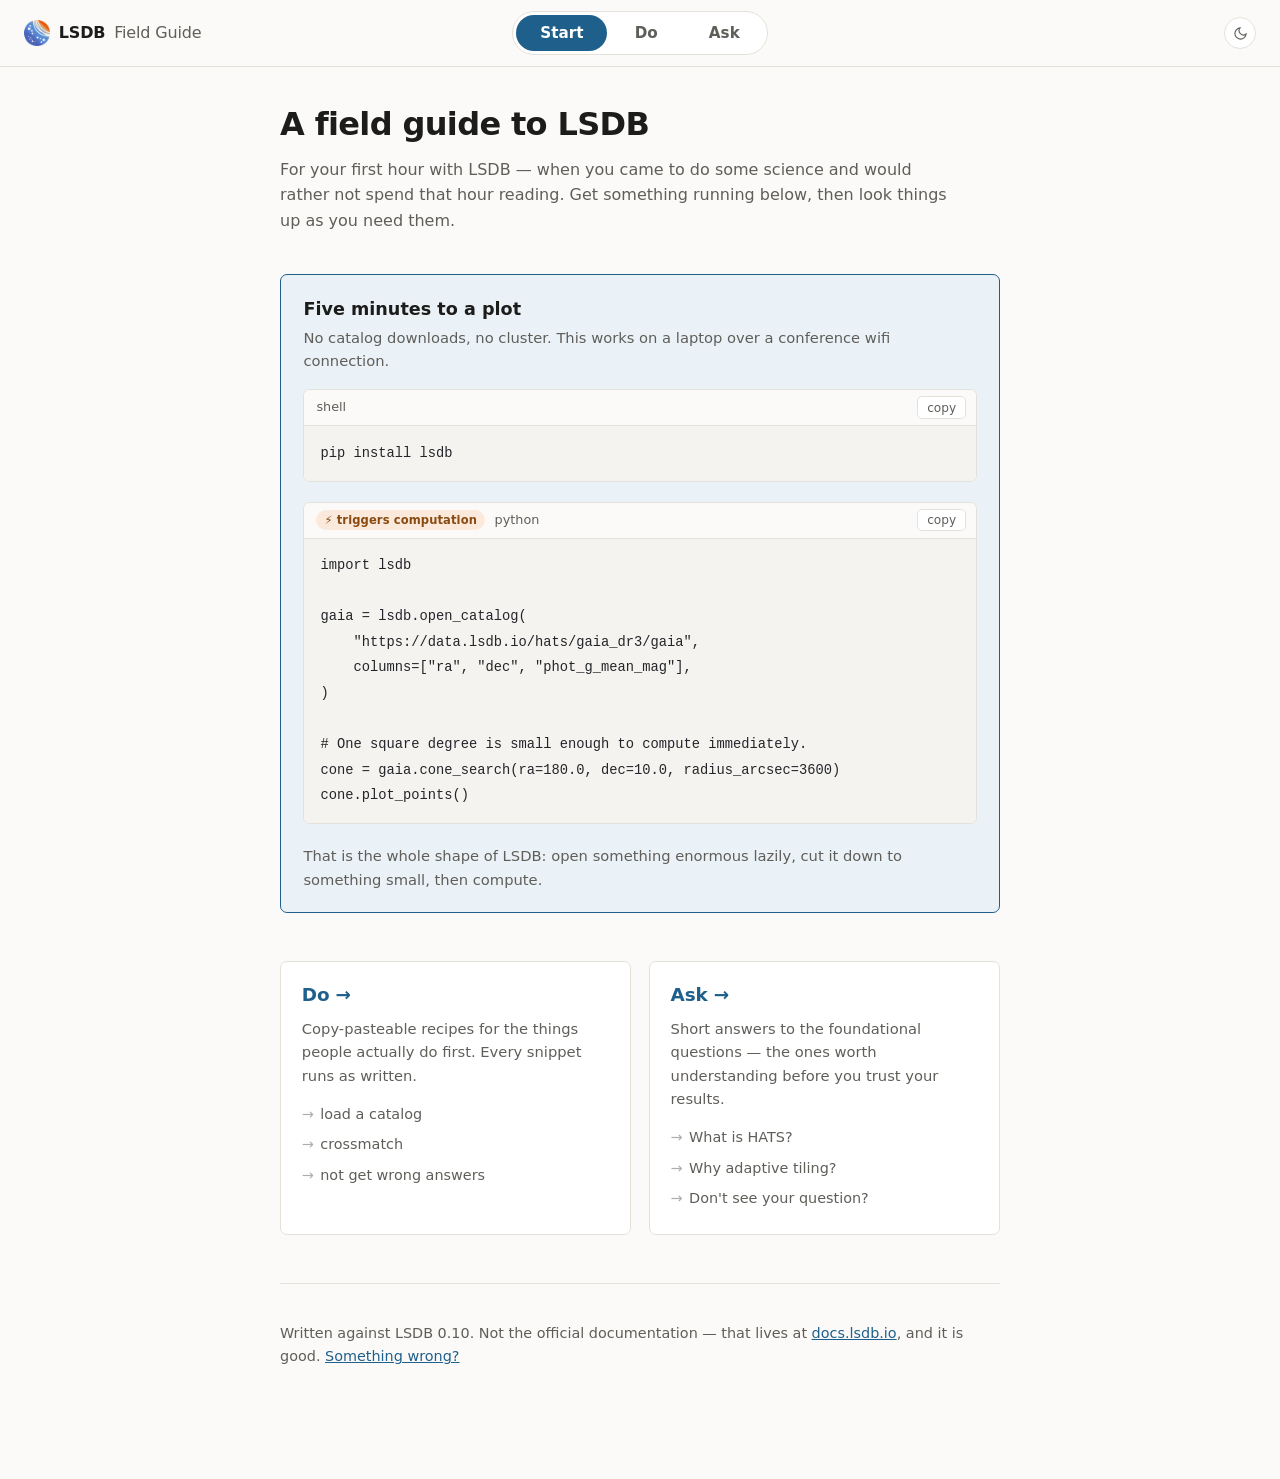
<file: index.html>
<!doctype html>
<html lang="en">
<head>
<meta charset="utf-8">
<meta name="viewport" content="width=device-width, initial-scale=1">
<title>LSDB Field Guide</title>
<meta name="description" content="A quick reference for your first hour with LSDB: get something running, then look up what you need.">
<link rel="icon" href="assets/img/favicon-32.png" sizes="32x32">
<link rel="apple-touch-icon" href="assets/img/apple-touch-icon.png">
<link rel="stylesheet" href="assets/style.css">
<script>
  // Applied before first paint so an explicit theme choice never flashes.
  try { var t = localStorage.getItem("theme"); if (t) document.documentElement.dataset.theme = t; } catch (e) {}
</script>
</head>
<body>

<header class="topbar">
  <a class="topbar__brand" href="index.html">
    <img src="assets/img/lsdb-logo.webp" alt="" width="26" height="26">
    LSDB <span>Field Guide</span>
  </a>
  <nav class="topbar__nav">
    <a href="index.html" aria-current="page">Start</a>
    <a href="do.html">Do</a>
    <a href="ask.html">Ask</a>
  </nav>
  <div class="topbar__actions">
    <button class="themetoggle" type="button" aria-label="Switch between light and dark" title="Switch between light and dark">
      <svg class="moon" viewBox="0 0 24 24" aria-hidden="true"><path d="M21 12.8A9 9 0 1 1 11.2 3a7 7 0 0 0 9.8 9.8z"/></svg>
      <svg class="sun" viewBox="0 0 24 24" aria-hidden="true"><circle cx="12" cy="12" r="4.2"/><path d="M12 2v2M12 20v2M2 12h2M20 12h2M4.9 4.9l1.4 1.4M17.7 17.7l1.4 1.4M19.1 4.9l-1.4 1.4M6.3 17.7l-1.4 1.4"/></svg>
    </button>
  </div>
</header>

<div class="shell shell--solo">
  <main class="content">

    <div class="pagehead">
      <h1>A field guide to LSDB</h1>
      <p>For your first hour with LSDB &mdash; when you came to do some science and would
         rather not spend that hour reading. Get something running below, then look things
         up as you need them.</p>
    </div>

    <section class="starter" id="five-minutes">
      <h2>Five minutes to a plot</h2>
      <p>No catalog downloads, no cluster. This works on a laptop over a conference wifi connection.</p>

      <div class="snippet" data-setup="none" data-verify="skip" data-skip-reason="installs packages">
        <div class="snippet__bar"><span class="snippet__label">shell</span></div>
        <pre><code>pip install lsdb</code></pre>
      </div>

      <div class="snippet" data-setup="none" data-verify="run">
        <div class="snippet__bar">
          <span class="badge badge--hot">&#9889; triggers computation</span>
          <span class="snippet__label">python</span>
        </div>
        <pre><code>import lsdb

gaia = lsdb.open_catalog(
    "https://data.lsdb.io/hats/gaia_dr3/gaia",
    columns=["ra", "dec", "phot_g_mean_mag"],
)

# One square degree is small enough to compute immediately.
cone = gaia.cone_search(ra=180.0, dec=10.0, radius_arcsec=3600)
cone.plot_points()</code></pre>
      </div>

      <p style="margin-bottom:0">That is the whole shape of LSDB: open something enormous lazily,
         cut it down to something small, then compute.</p>
    </section>

    <div class="doors">
      <div class="door">
        <h2><a href="do.html">Do &rarr;</a></h2>
        <p>Copy-pasteable recipes for the things people actually do first. Every snippet runs
           as written.</p>
        <ul>
          <li><a href="do.html#load-a-catalog">load a catalog</a></li>
          <li><a href="do.html#crossmatch">crossmatch</a></li>
          <li><a href="do.html#crossmatch-margins">not get wrong answers</a></li>
        </ul>
      </div>
      <div class="door">
        <h2><a href="ask.html">Ask &rarr;</a></h2>
        <p>Short answers to the foundational questions &mdash; the ones worth understanding
           before you trust your results.</p>
        <ul>
          <li><a href="ask.html#what-is-hats">What is HATS?</a></li>
          <li><a href="ask.html#hats-adaptive">Why adaptive tiling?</a></li>
          <li><a href="ask.html#more-help">Don't see your question?</a></li>
        </ul>
      </div>
    </div>

    <footer class="footer">
      <p>Written against LSDB 0.10. Not the official documentation &mdash; that lives at
         <a href="https://docs.lsdb.io">docs.lsdb.io</a>, and it is good.
         <a href="https://github.com/olivialynn/lsdb-field-guide/issues">Something wrong?</a></p>
    </footer>

  </main>
</div>

<script src="assets/site.js"></script>
</body>
</html>
</file>
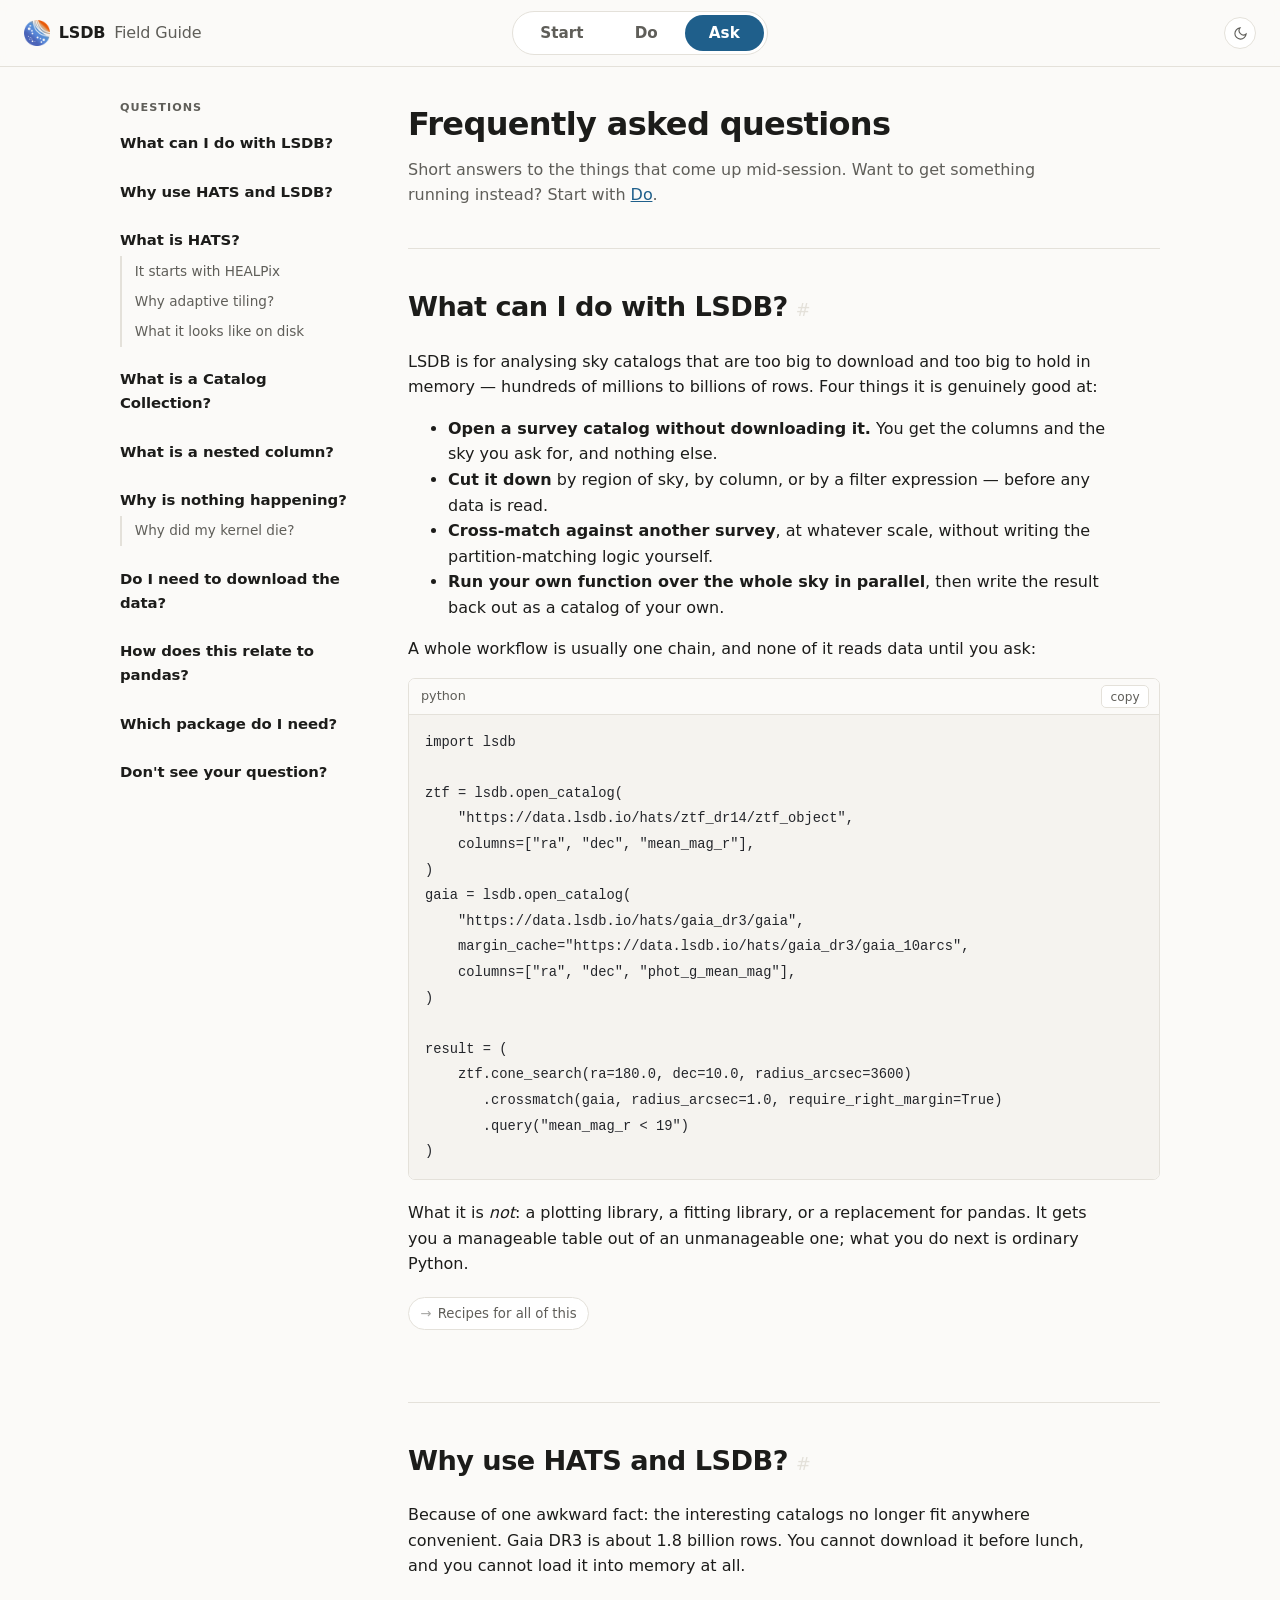
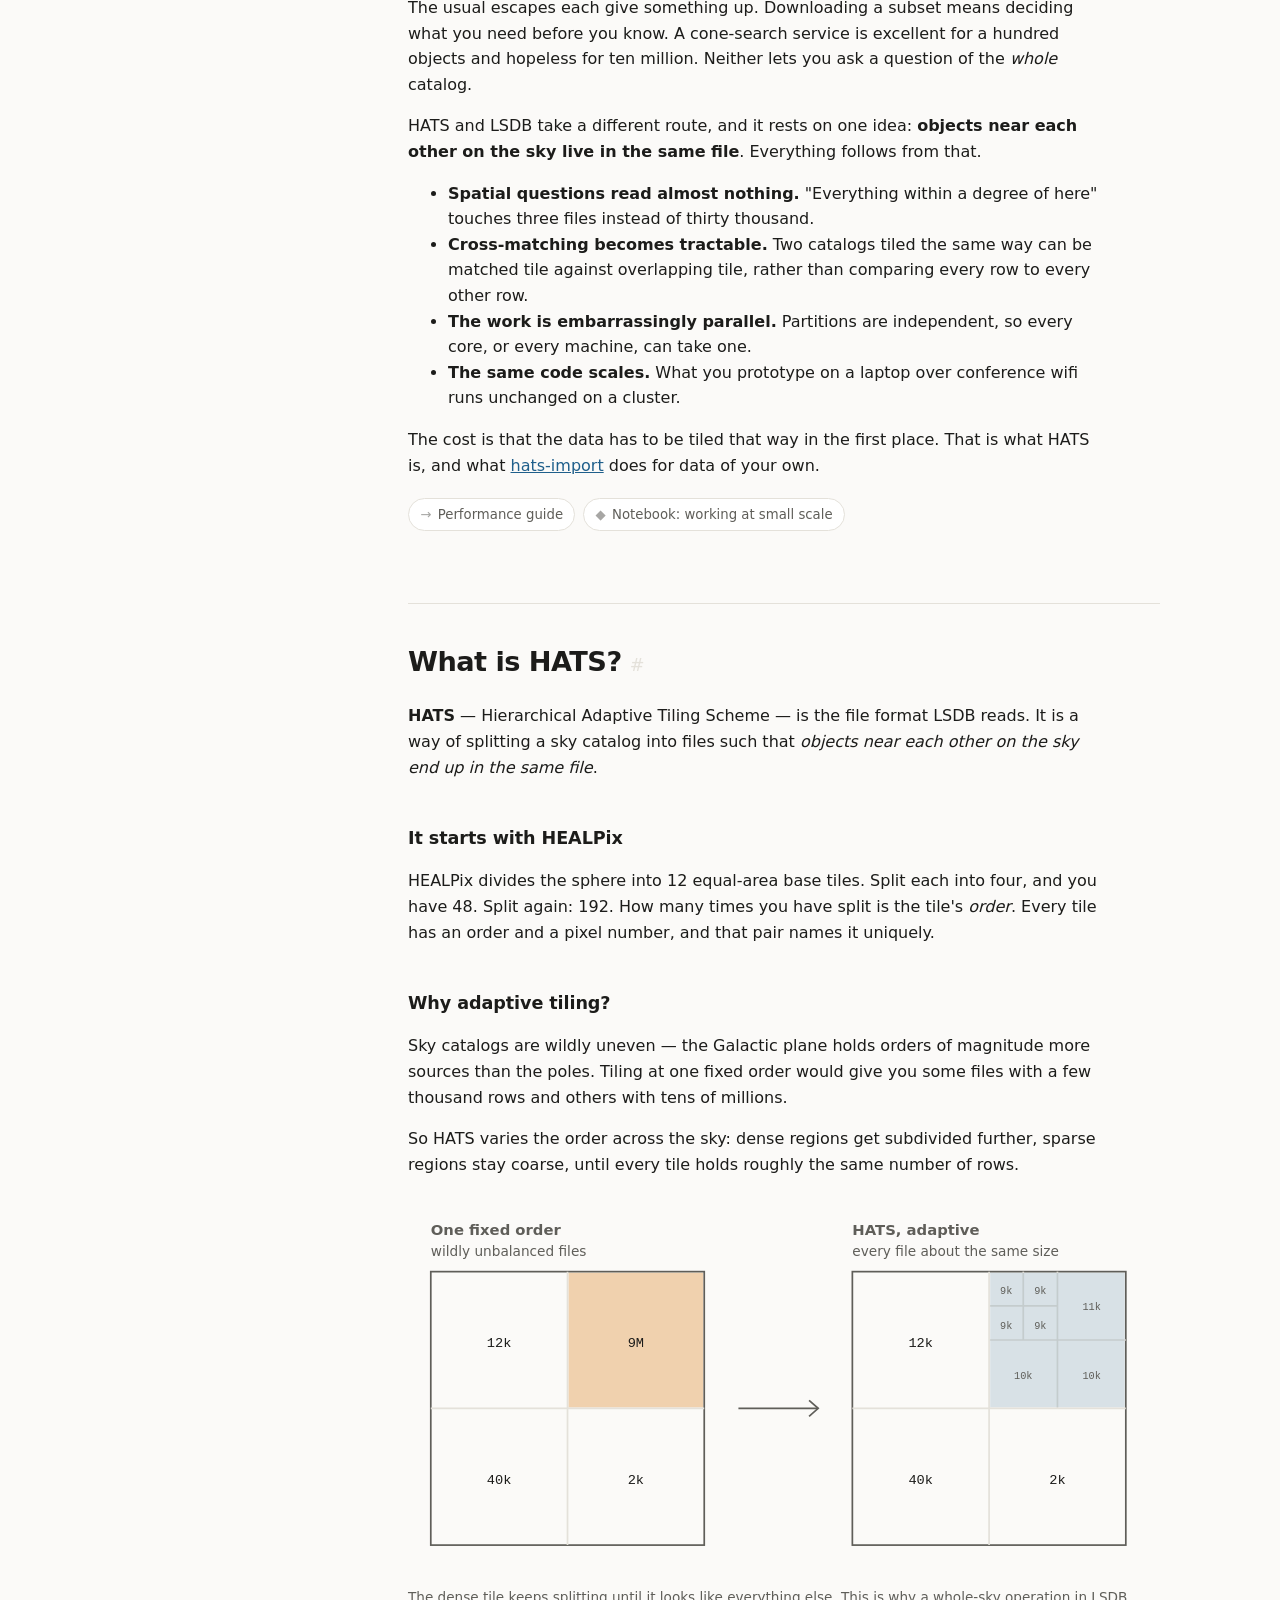
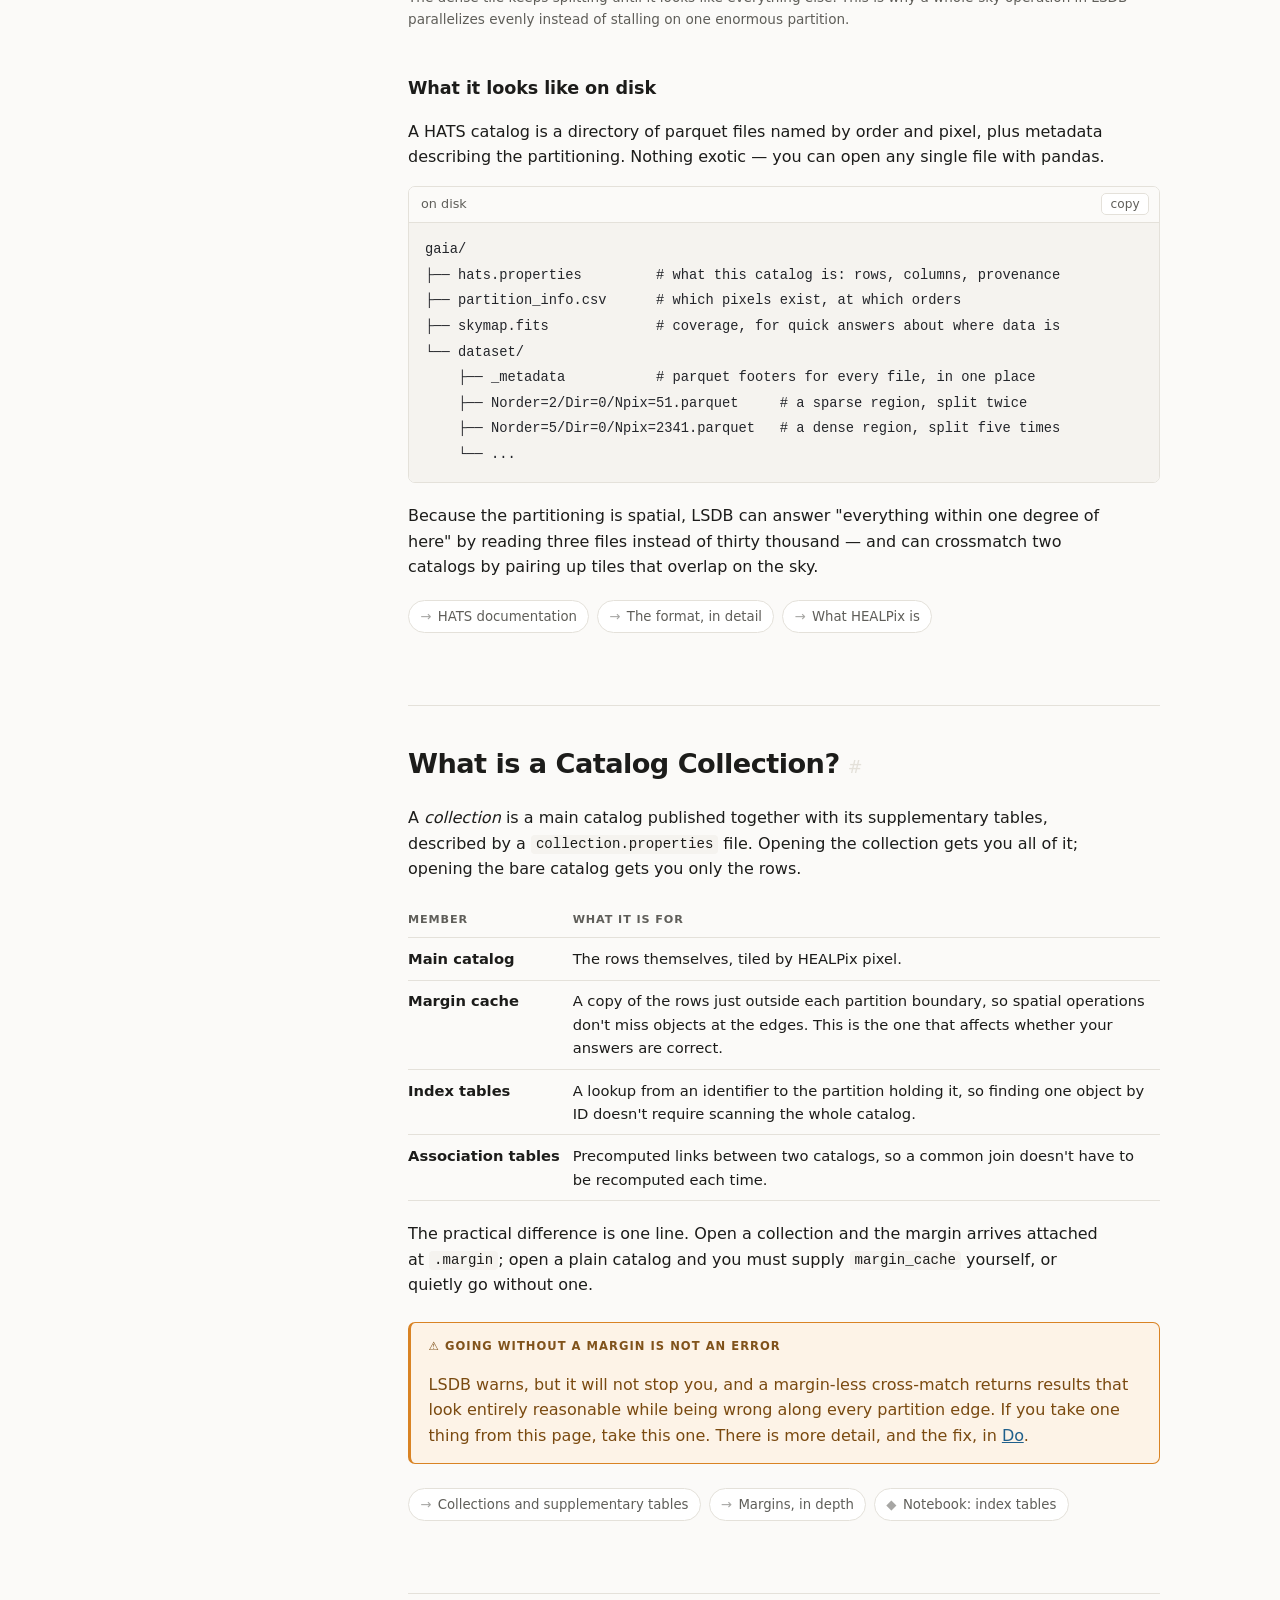
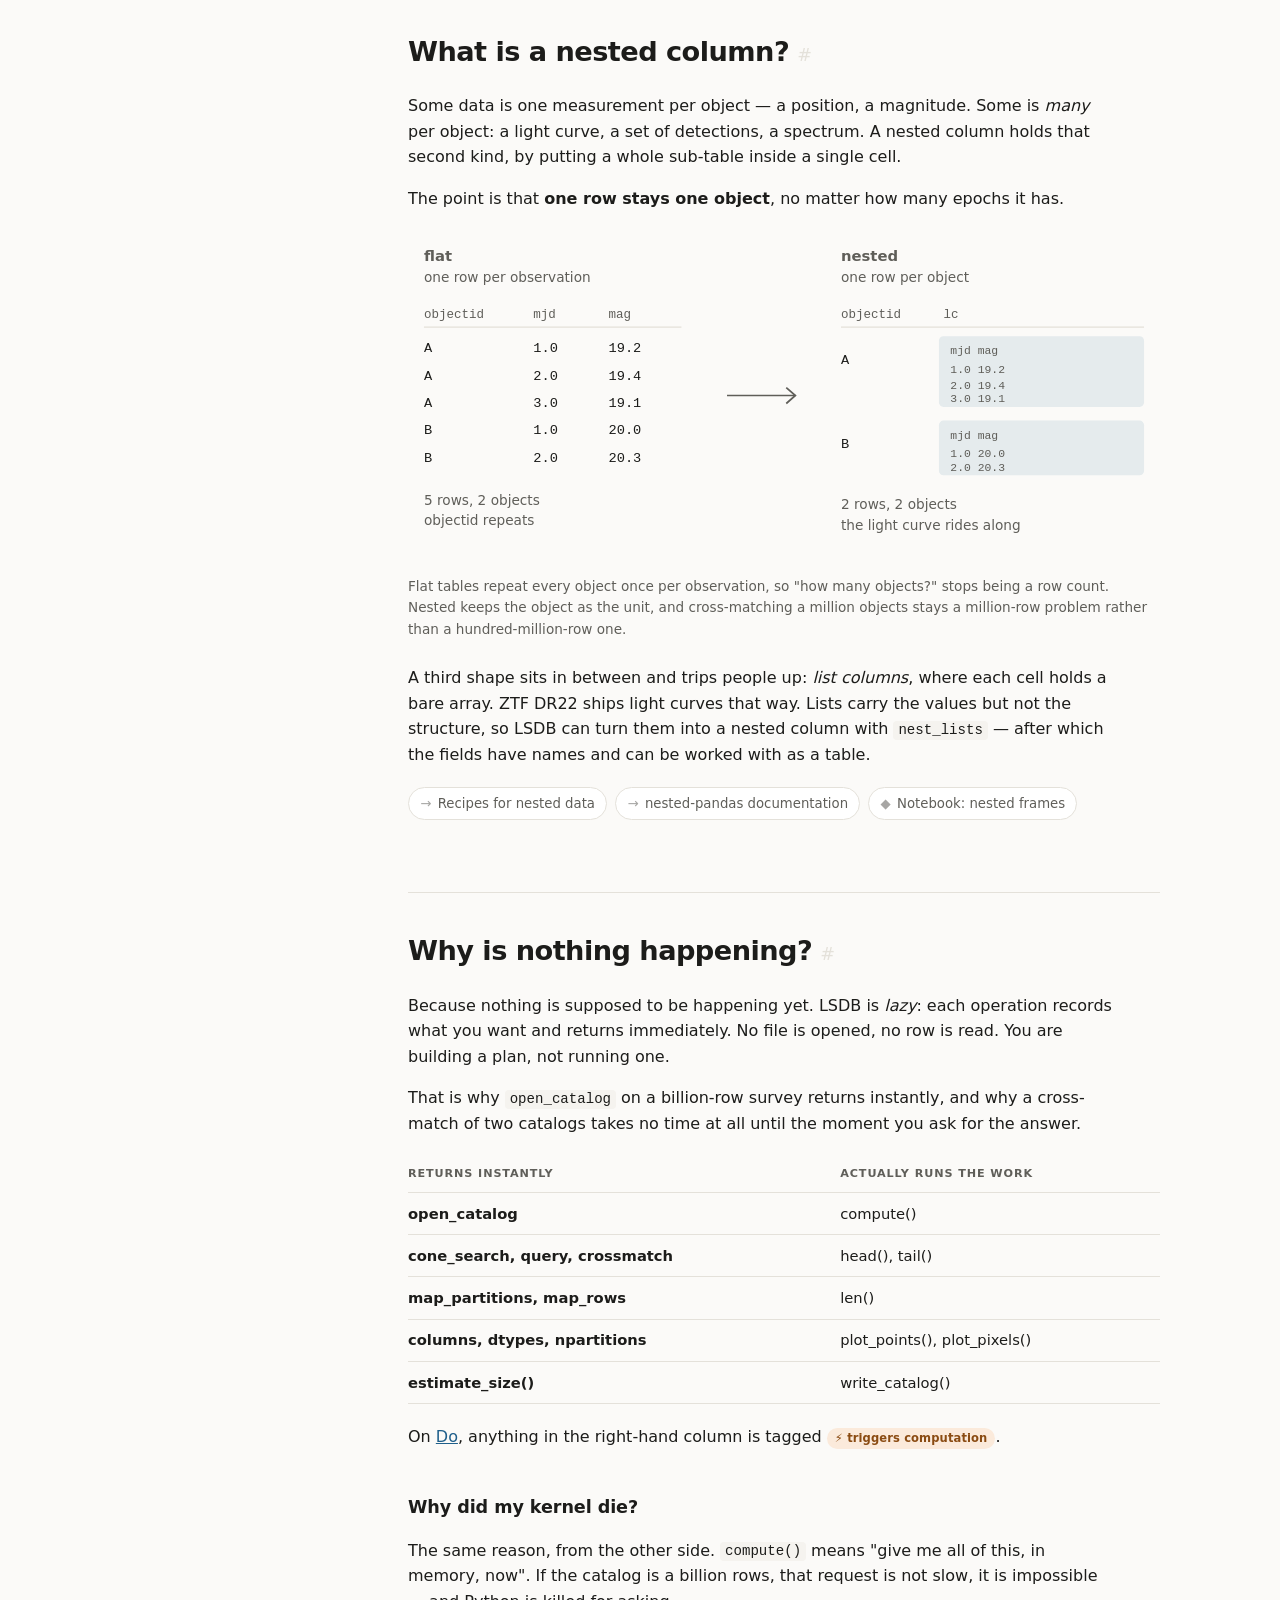
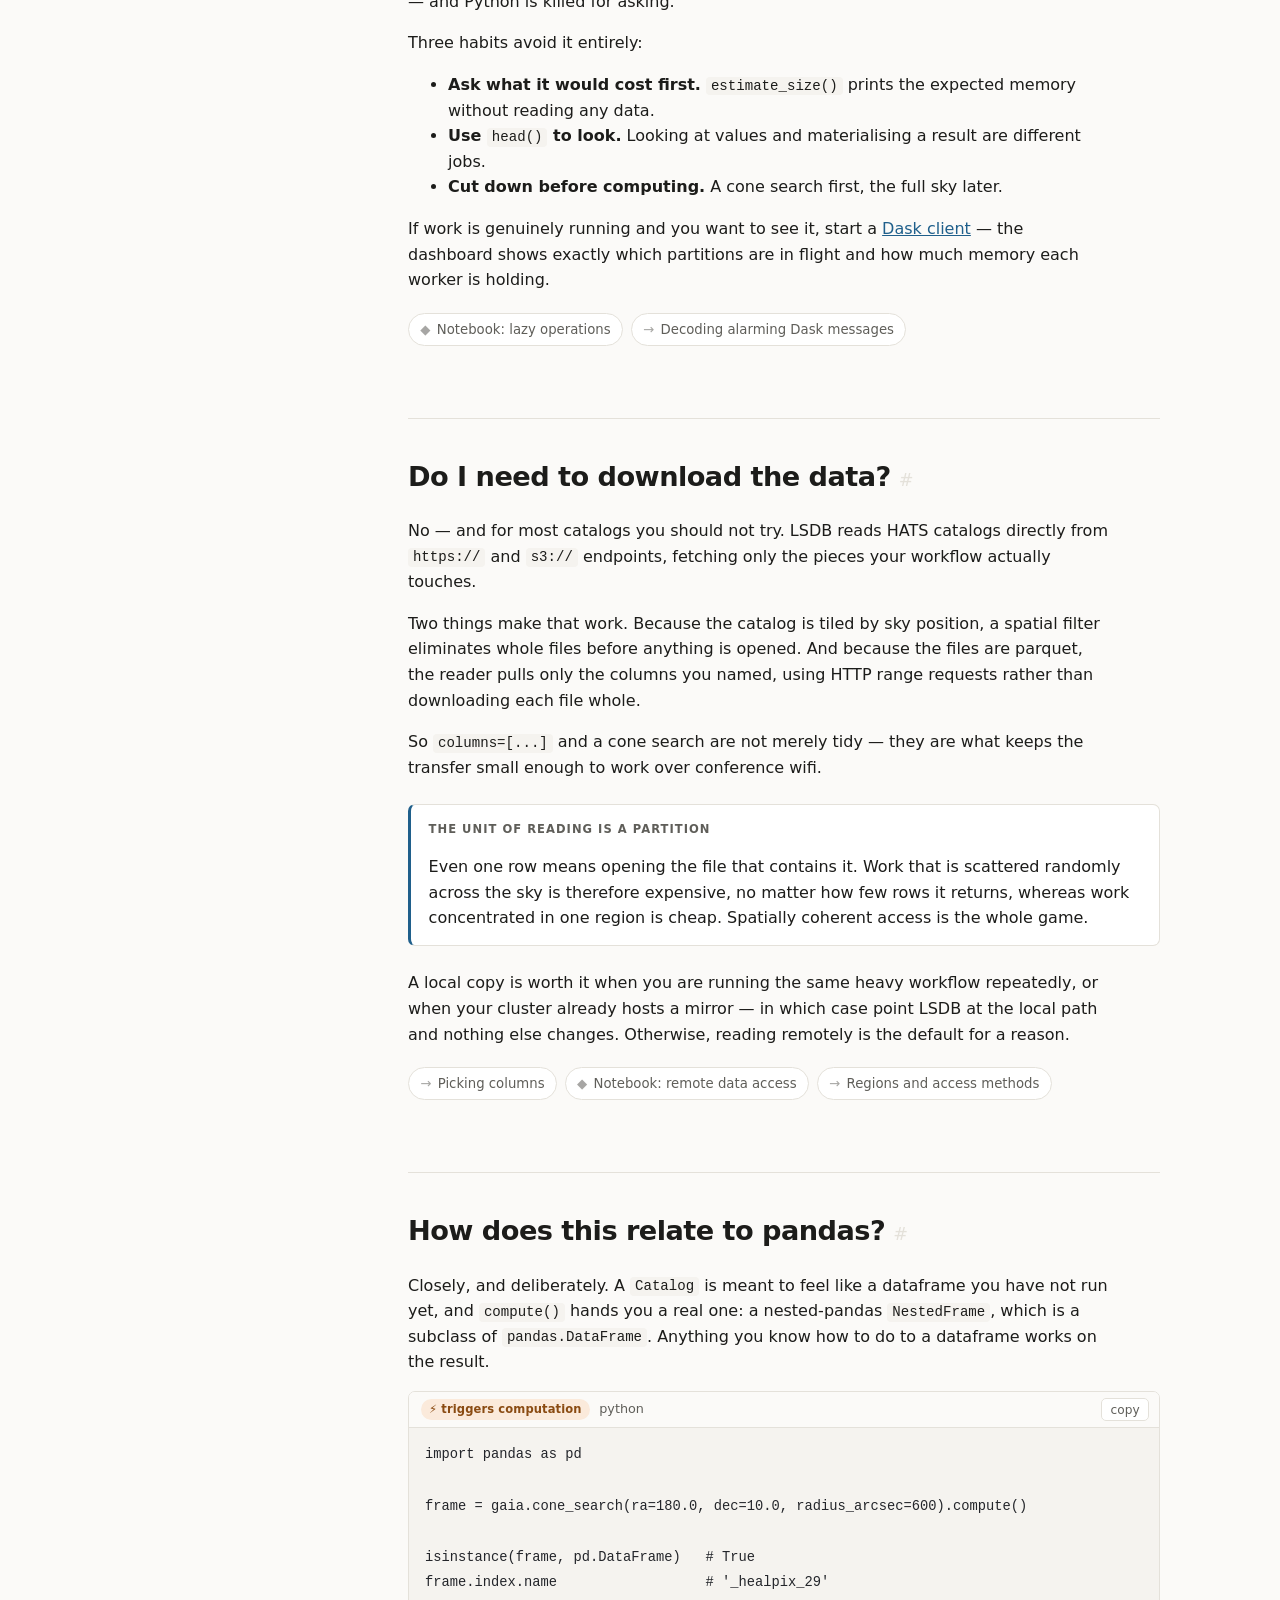
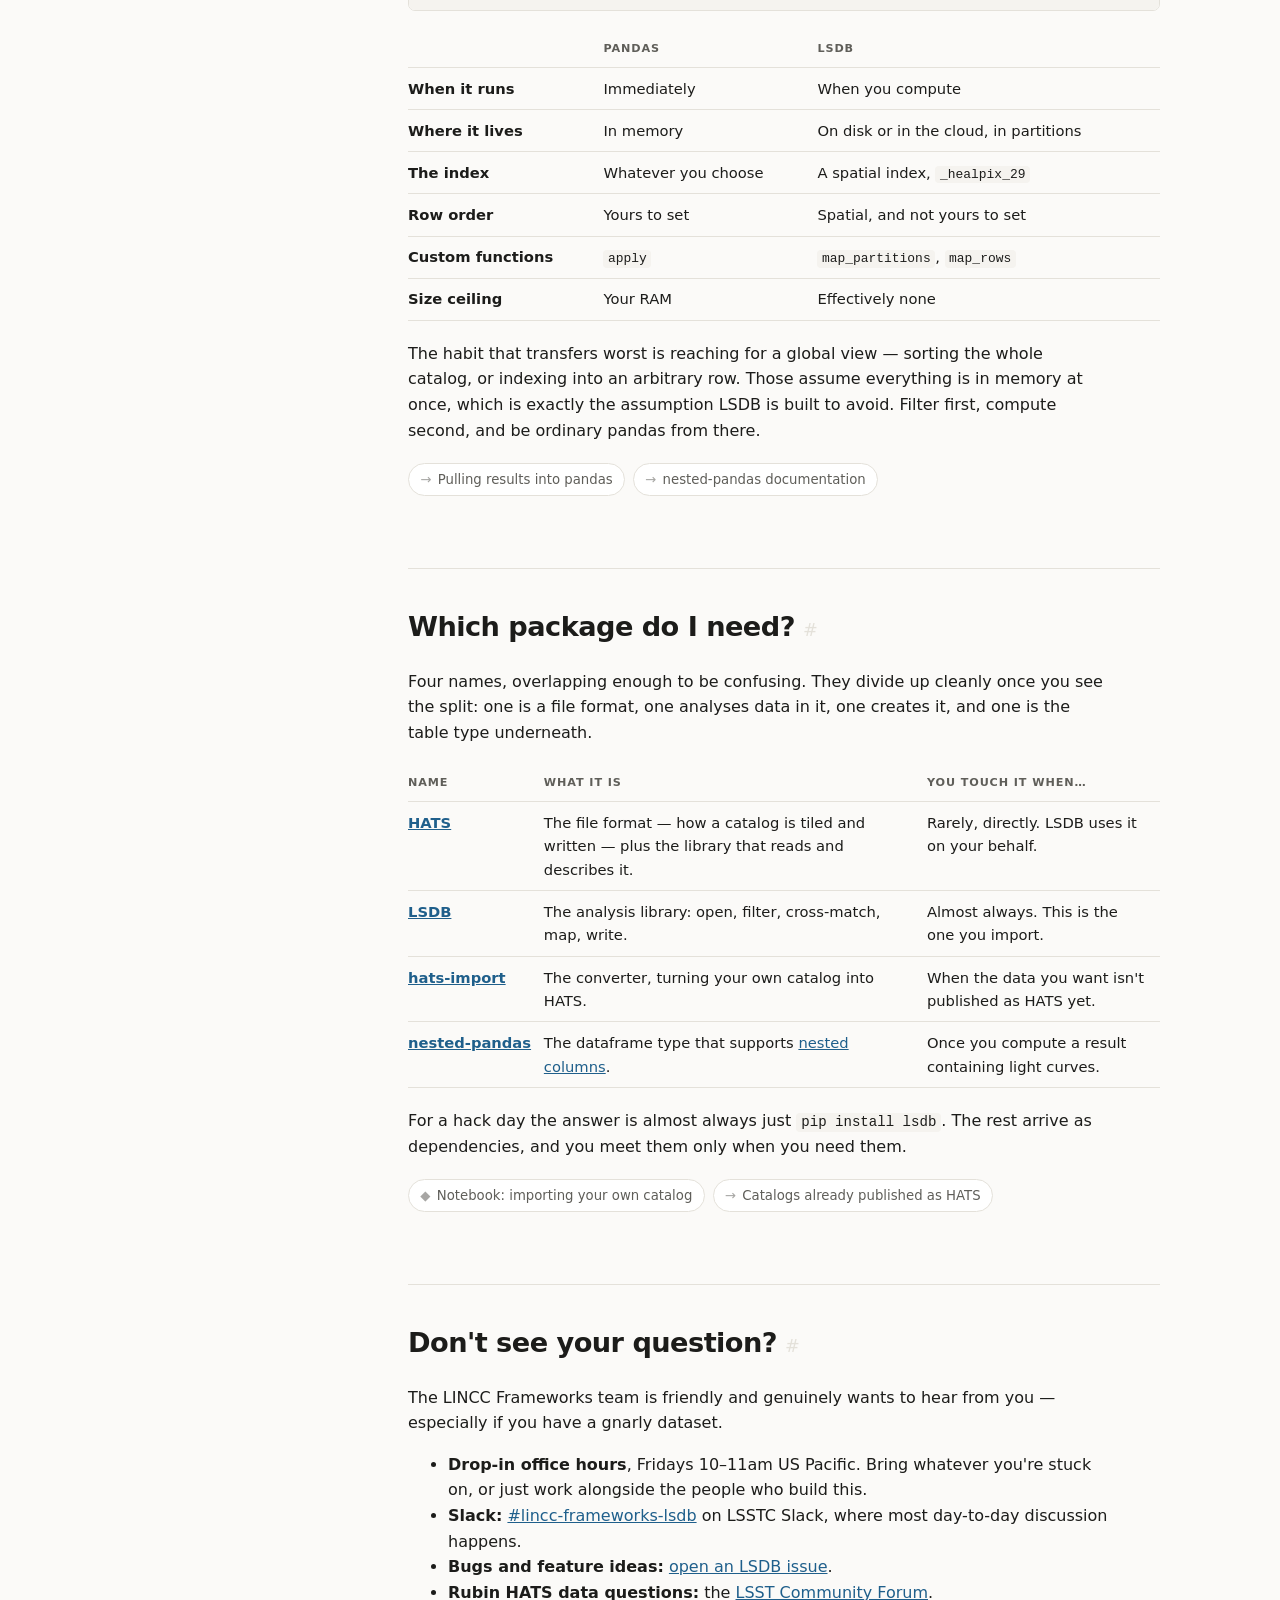
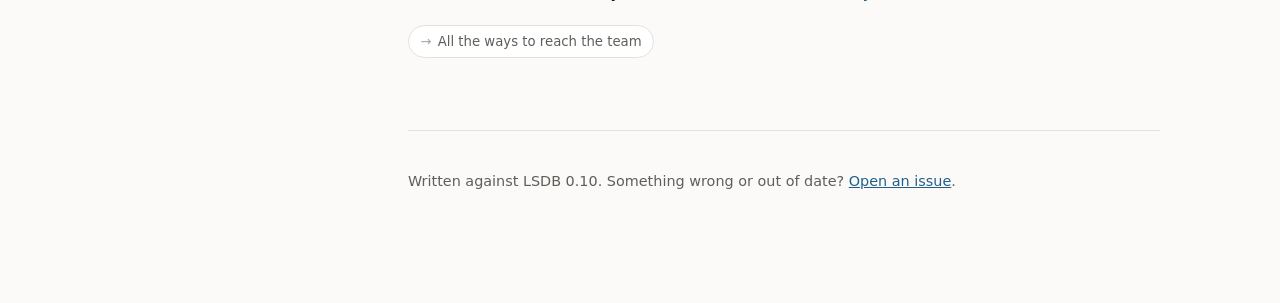
<file: ask.html>
<!doctype html>
<html lang="en">
<head>
<meta charset="utf-8">
<meta name="viewport" content="width=device-width, initial-scale=1">
<title>Ask — LSDB Field Guide</title>
<meta name="description" content="Short answers to the foundational questions people ask about HATS and LSDB.">
<link rel="icon" href="assets/img/favicon-32.png" sizes="32x32">
<link rel="apple-touch-icon" href="assets/img/apple-touch-icon.png">
<link rel="stylesheet" href="assets/style.css">
<script>
  // Applied before first paint so an explicit theme choice never flashes.
  try { var t = localStorage.getItem("theme"); if (t) document.documentElement.dataset.theme = t; } catch (e) {}
</script>
</head>
<body>

<header class="topbar">
  <a class="topbar__brand" href="index.html">
    <img src="assets/img/lsdb-logo.webp" alt="" width="26" height="26">
    LSDB <span>Field Guide</span>
  </a>
  <nav class="topbar__nav">
    <a href="index.html">Start</a>
    <a href="do.html">Do</a>
    <a href="ask.html" aria-current="page">Ask</a>
  </nav>
  <div class="topbar__actions">
    <button class="themetoggle" type="button" aria-label="Switch between light and dark" title="Switch between light and dark">
      <svg class="moon" viewBox="0 0 24 24" aria-hidden="true"><path d="M21 12.8A9 9 0 1 1 11.2 3a7 7 0 0 0 9.8 9.8z"/></svg>
      <svg class="sun" viewBox="0 0 24 24" aria-hidden="true"><circle cx="12" cy="12" r="4.2"/><path d="M12 2v2M12 20v2M2 12h2M20 12h2M4.9 4.9l1.4 1.4M17.7 17.7l1.4 1.4M19.1 4.9l-1.4 1.4M6.3 17.7l-1.4 1.4"/></svg>
    </button>
  </div>
</header>

<div class="shell">

  <nav class="sidebar" aria-label="On this page">
    <h2>Questions</h2>
    <ol>
      <li><a href="#what-can-i-do">What can I do with LSDB?</a></li>
      <li><a href="#why-hats">Why use HATS and LSDB?</a></li>
      <li><a href="#what-is-hats">What is HATS?</a></li>
      <li class="is-sub"><a href="#hats-healpix">It starts with HEALPix</a></li>
      <li class="is-sub"><a href="#hats-adaptive">Why adaptive tiling?</a></li>
      <li class="is-sub"><a href="#hats-on-disk">What it looks like on disk</a></li>
      <li><a href="#what-is-a-collection">What is a Catalog Collection?</a></li>
      <li><a href="#what-is-nested">What is a nested column?</a></li>
      <li><a href="#nothing-happening">Why is nothing happening?</a></li>
      <li class="is-sub"><a href="#nothing-kernel">Why did my kernel die?</a></li>
      <li><a href="#download">Do I need to download the data?</a></li>
      <li><a href="#pandas">How does this relate to pandas?</a></li>
      <li><a href="#ecosystem">Which package do I need?</a></li>
      <li><a href="#more-help">Don't see your question?</a></li>
    </ol>
  </nav>

  <main class="content">

    <div class="pagehead">
      <h1>Frequently asked questions</h1>
      <p>Short answers to the things that come up mid-session. Want to get something running
         instead? Start with <a href="do.html">Do</a>.</p>
    </div>

    <section class="section" id="what-can-i-do">
      <h2>What can I do with LSDB?<a class="anchor" href="#what-can-i-do">#</a></h2>

      <p>LSDB is for analysing sky catalogs that are too big to download and too big to hold in
         memory &mdash; hundreds of millions to billions of rows. Four things it is genuinely good
         at:</p>

      <ul>
        <li><strong>Open a survey catalog without downloading it.</strong> You get the columns and
            the sky you ask for, and nothing else.</li>
        <li><strong>Cut it down</strong> by region of sky, by column, or by a filter expression
            &mdash; before any data is read.</li>
        <li><strong>Cross-match against another survey</strong>, at whatever scale, without
            writing the partition-matching logic yourself.</li>
        <li><strong>Run your own function over the whole sky in parallel</strong>, then write the
            result back out as a catalog of your own.</li>
      </ul>

      <p>A whole workflow is usually one chain, and none of it reads data until you ask:</p>

      <div class="snippet" data-setup="none" data-verify="run">
        <div class="snippet__bar">
          <span class="snippet__label">python</span>
        </div>
        <pre><code>import lsdb

ztf = lsdb.open_catalog(
    "https://data.lsdb.io/hats/ztf_dr14/ztf_object",
    columns=["ra", "dec", "mean_mag_r"],
)
gaia = lsdb.open_catalog(
    "https://data.lsdb.io/hats/gaia_dr3/gaia",
    margin_cache="https://data.lsdb.io/hats/gaia_dr3/gaia_10arcs",
    columns=["ra", "dec", "phot_g_mean_mag"],
)

result = (
    ztf.cone_search(ra=180.0, dec=10.0, radius_arcsec=3600)
       .crossmatch(gaia, radius_arcsec=1.0, require_right_margin=True)
       .query("mean_mag_r &lt; 19")
)</code></pre>
      </div>

      <p>What it is <em>not</em>: a plotting library, a fitting library, or a replacement for
         pandas. It gets you a manageable table out of an unmanageable one; what you do next is
         ordinary Python.</p>

      <div class="links">
        <a href="do.html">Recipes for all of this</a>
      </div>
    </section>

    <section class="section" id="why-hats">
      <h2>Why use HATS and LSDB?<a class="anchor" href="#why-hats">#</a></h2>

      <p>Because of one awkward fact: the interesting catalogs no longer fit anywhere convenient.
         Gaia DR3 is about 1.8 billion rows. You cannot download it before lunch, and you cannot
         load it into memory at all.</p>

      <p>The usual escapes each give something up. Downloading a subset means deciding what you
         need before you know. A cone-search service is excellent for a hundred objects and
         hopeless for ten million. Neither lets you ask a question of the <em>whole</em> catalog.</p>

      <p>HATS and LSDB take a different route, and it rests on one idea:
         <strong>objects near each other on the sky live in the same file</strong>. Everything
         follows from that.</p>

      <ul>
        <li><strong>Spatial questions read almost nothing.</strong> "Everything within a degree of
            here" touches three files instead of thirty thousand.</li>
        <li><strong>Cross-matching becomes tractable.</strong> Two catalogs tiled the same way can
            be matched tile against overlapping tile, rather than comparing every row to every
            other row.</li>
        <li><strong>The work is embarrassingly parallel.</strong> Partitions are independent, so
            every core, or every machine, can take one.</li>
        <li><strong>The same code scales.</strong> What you prototype on a laptop over conference
            wifi runs unchanged on a cluster.</li>
      </ul>

      <p>The cost is that the data has to be tiled that way in the first place. That is what HATS
         is, and what <a href="#ecosystem">hats-import</a> does for data of your own.</p>

      <div class="links">
        <a href="https://docs.lsdb.io/en/stable/tutorials/performance.html">Performance guide</a>
        <a class="link--nb" href="https://docs.lsdb.io/en/stable/tutorials/small_scale.html">Notebook: working at small scale</a>
      </div>
    </section>

    <section class="section" id="what-is-hats">
      <h2>What is HATS?<a class="anchor" href="#what-is-hats">#</a></h2>

      <p><strong>HATS</strong> &mdash; Hierarchical Adaptive Tiling Scheme &mdash; is the file format
         LSDB reads. It is a way of splitting a sky catalog into files such that
         <em>objects near each other on the sky end up in the same file</em>.</p>

      <h3 id="hats-healpix">It starts with HEALPix</h3>
      <p>HEALPix divides the sphere into 12 equal-area base tiles. Split each into four, and you
         have 48. Split again: 192. How many times you have split is the tile's <em>order</em>.
         Every tile has an order and a pixel number, and that pair names it uniquely.</p>


      <h3 id="hats-adaptive">Why adaptive tiling?</h3>
      <p>Sky catalogs are wildly uneven &mdash; the Galactic plane holds orders of magnitude more
         sources than the poles. Tiling at one fixed order would give you some files with a few
         thousand rows and others with tens of millions.</p>
      <p>So HATS varies the order across the sky: dense regions get subdivided further, sparse
         regions stay coarse, until every tile holds roughly the same number of rows.</p>

      <figure class="figure">
        <svg viewBox="0 0 660 330" role="img" aria-labelledby="hats-fig-title">
          <title id="hats-fig-title">One fixed order gives unbalanced tiles; HATS subdivides dense regions until every tile holds a similar number of rows.</title>

          <text x="20" y="30" style="fill: var(--muted); font: 600 13px var(--sans)">One fixed order</text>
          <text x="20" y="48" style="fill: var(--muted); font: 12px var(--sans)">wildly unbalanced files</text>

          <g style="stroke: var(--border); fill: none; stroke-width: 1.5">
            <rect x="20" y="62" width="240" height="240" style="stroke: var(--muted)"/>
            <line x1="140" y1="62" x2="140" y2="302"/>
            <line x1="20" y1="182" x2="260" y2="182"/>
          </g>
          <rect x="141" y="63" width="118" height="118" style="fill: var(--warn-bd); opacity: 0.35"/>
          <g style="fill: var(--text); font: 12px var(--mono); text-anchor: middle">
            <text x="80" y="128">12k</text>
            <text x="200" y="128">9M</text>
            <text x="80" y="248">40k</text>
            <text x="200" y="248">2k</text>
          </g>

          <g style="stroke: var(--muted); fill: none; stroke-width: 1.5">
            <line x1="290" y1="182" x2="360" y2="182"/>
            <path d="M352 175 L360 182 L352 189"/>
          </g>

          <text x="390" y="30" style="fill: var(--muted); font: 600 13px var(--sans)">HATS, adaptive</text>
          <text x="390" y="48" style="fill: var(--muted); font: 12px var(--sans)">every file about the same size</text>

          <g style="stroke: var(--border); fill: none; stroke-width: 1.5">
            <rect x="390" y="62" width="240" height="240" style="stroke: var(--muted)"/>
            <line x1="510" y1="62" x2="510" y2="302"/>
            <line x1="390" y1="182" x2="630" y2="182"/>
            <line x1="570" y1="62" x2="570" y2="182"/>
            <line x1="510" y1="122" x2="630" y2="122"/>
            <line x1="540" y1="62" x2="540" y2="122"/>
            <line x1="510" y1="92" x2="570" y2="92"/>
          </g>
          <g style="fill: var(--accent); opacity: 0.16">
            <rect x="511" y="63" width="118" height="118"/>
          </g>
          <g style="fill: var(--text); font: 12px var(--mono); text-anchor: middle">
            <text x="450" y="128">12k</text>
            <text x="450" y="248">40k</text>
            <text x="570" y="248">2k</text>
          </g>
          <g style="fill: var(--muted); font: 9px var(--mono); text-anchor: middle">
            <text x="525" y="82">9k</text>
            <text x="555" y="82">9k</text>
            <text x="525" y="112">9k</text>
            <text x="555" y="112">9k</text>
            <text x="600" y="96">11k</text>
            <text x="540" y="156">10k</text>
            <text x="600" y="156">10k</text>
          </g>
        </svg>
        <figcaption>The dense tile keeps splitting until it looks like everything else. This is why
          a whole-sky operation in LSDB parallelizes evenly instead of stalling on one enormous
          partition.</figcaption>
      </figure>


      <h3 id="hats-on-disk">What it looks like on disk</h3>
      <p>A HATS catalog is a directory of parquet files named by order and pixel, plus metadata
         describing the partitioning. Nothing exotic &mdash; you can open any single file with
         pandas.</p>

      <div class="snippet" data-setup="none" data-verify="skip" data-skip-reason="illustrative directory listing">
        <div class="snippet__bar"><span class="snippet__label">on disk</span></div>
        <pre><code>gaia/
├── hats.properties         # what this catalog is: rows, columns, provenance
├── partition_info.csv      # which pixels exist, at which orders
├── skymap.fits             # coverage, for quick answers about where data is
└── dataset/
    ├── _metadata           # parquet footers for every file, in one place
    ├── Norder=2/Dir=0/Npix=51.parquet     # a sparse region, split twice
    ├── Norder=5/Dir=0/Npix=2341.parquet   # a dense region, split five times
    └── ...</code></pre>
      </div>

      <p>Because the partitioning is spatial, LSDB can answer "everything within one degree of
         here" by reading three files instead of thirty thousand &mdash; and can crossmatch two
         catalogs by pairing up tiles that overlap on the sky.</p>

      <div class="links">
        <a href="https://hats.readthedocs.io/en/stable/">HATS documentation</a>
        <a href="https://docs.lsdb.io/en/stable/data-access/hats.html">The format, in detail</a>
        <a href="https://healpix.sourceforge.io/">What HEALPix is</a>
      </div>


    </section>

    <section class="section" id="what-is-a-collection">
      <h2>What is a Catalog Collection?<a class="anchor" href="#what-is-a-collection">#</a></h2>

      <p>A <em>collection</em> is a main catalog published together with its supplementary tables,
         described by a <code>collection.properties</code> file. Opening the collection gets you
         all of it; opening the bare catalog gets you only the rows.</p>

      <div class="tablewrap">
        <table>
          <thead><tr><th>Member</th><th>What it is for</th></tr></thead>
          <tbody>
            <tr><td>Main catalog</td><td>The rows themselves, tiled by HEALPix pixel.</td></tr>
            <tr><td>Margin cache</td><td>A copy of the rows just outside each partition boundary, so
                spatial operations don't miss objects at the edges. This is the one that affects
                whether your answers are correct.</td></tr>
            <tr><td>Index tables</td><td>A lookup from an identifier to the partition holding it, so
                finding one object by ID doesn't require scanning the whole catalog.</td></tr>
            <tr><td>Association tables</td><td>Precomputed links between two catalogs, so a common
                join doesn't have to be recomputed each time.</td></tr>
          </tbody>
        </table>
      </div>

      <p>The practical difference is one line. Open a collection and the margin arrives attached at
         <code>.margin</code>; open a plain catalog and you must supply <code>margin_cache</code>
         yourself, or quietly go without one.</p>

      <div class="callout callout--warn">
        <span class="callout__title">&#9888; Going without a margin is not an error</span>
        <p>LSDB warns, but it will not stop you, and a margin-less cross-match returns results that
           look entirely reasonable while being wrong along every partition edge. If you take one
           thing from this page, take this one. There is more detail, and the fix, in
           <a href="do.html#crossmatch-margins">Do</a>.</p>
      </div>

      <div class="links">
        <a href="https://docs.lsdb.io/en/stable/data-access/hats.html">Collections and supplementary tables</a>
        <a href="https://docs.lsdb.io/en/stable/tutorials/margins.html">Margins, in depth</a>
        <a class="link--nb" href="https://docs.lsdb.io/en/stable/tutorials/pre_executed/index_table.html">Notebook: index tables</a>
      </div>
    </section>

    <section class="section" id="what-is-nested">
      <h2>What is a nested column?<a class="anchor" href="#what-is-nested">#</a></h2>

      <p>Some data is one measurement per object &mdash; a position, a magnitude. Some is
         <em>many</em> per object: a light curve, a set of detections, a spectrum. A nested column
         holds that second kind, by putting a whole sub-table inside a single cell.</p>

      <p>The point is that <strong>one row stays one object</strong>, no matter how many epochs it
         has.</p>

      <figure class="figure">
        <svg viewBox="0 0 660 290" role="img" aria-labelledby="nested-fig">
          <title id="nested-fig">Flat tables repeat the object once per observation; a nested column keeps one row per object with its observations held inside.</title>

          <text x="14" y="22" style="fill: var(--muted); font: 600 13px var(--sans)">flat</text>
          <text x="14" y="40" style="fill: var(--muted); font: 12px var(--sans)">one row per observation</text>
          <g style="fill: var(--muted); font: 11px var(--mono)">
            <text x="14" y="72">objectid</text><text x="110" y="72">mjd</text><text x="176" y="72">mag</text>
          </g>
          <line x1="14" y1="80" x2="240" y2="80" style="stroke: var(--border)"/>
          <g style="fill: var(--text); font: 12px var(--mono)">
            <text x="14" y="102">A</text><text x="110" y="102">1.0</text><text x="176" y="102">19.2</text>
            <text x="14" y="126">A</text><text x="110" y="126">2.0</text><text x="176" y="126">19.4</text>
            <text x="14" y="150">A</text><text x="110" y="150">3.0</text><text x="176" y="150">19.1</text>
            <text x="14" y="174">B</text><text x="110" y="174">1.0</text><text x="176" y="174">20.0</text>
            <text x="14" y="198">B</text><text x="110" y="198">2.0</text><text x="176" y="198">20.3</text>
          </g>
          <text x="14" y="236" style="fill: var(--muted); font: 12px var(--sans)">5 rows, 2 objects</text>
          <text x="14" y="254" style="fill: var(--muted); font: 12px var(--sans)">objectid repeats</text>

          <g style="stroke: var(--muted); fill: none; stroke-width: 1.5">
            <line x1="280" y1="140" x2="340" y2="140"/>
            <path d="M332 133 L340 140 L332 147"/>
          </g>

          <text x="380" y="22" style="fill: var(--muted); font: 600 13px var(--sans)">nested</text>
          <text x="380" y="40" style="fill: var(--muted); font: 12px var(--sans)">one row per object</text>
          <g style="fill: var(--muted); font: 11px var(--mono)">
            <text x="380" y="72">objectid</text><text x="470" y="72">lc</text>
          </g>
          <line x1="380" y1="80" x2="646" y2="80" style="stroke: var(--border)"/>

          <text x="380" y="112" style="fill: var(--text); font: 12px var(--mono)">A</text>
          <rect x="466" y="88" width="180" height="62" rx="4" style="fill: var(--accent); opacity: 0.1"/>
          <g style="fill: var(--muted); font: 10px var(--mono)">
            <text x="476" y="104">mjd   mag</text>
            <text x="476" y="120">1.0   19.2</text>
            <text x="476" y="134">2.0   19.4</text>
            <text x="476" y="146">3.0   19.1</text>
          </g>

          <text x="380" y="186" style="fill: var(--text); font: 12px var(--mono)">B</text>
          <rect x="466" y="162" width="180" height="48" rx="4" style="fill: var(--accent); opacity: 0.1"/>
          <g style="fill: var(--muted); font: 10px var(--mono)">
            <text x="476" y="178">mjd   mag</text>
            <text x="476" y="194">1.0   20.0</text>
            <text x="476" y="206">2.0   20.3</text>
          </g>

          <text x="380" y="240" style="fill: var(--muted); font: 12px var(--sans)">2 rows, 2 objects</text>
          <text x="380" y="258" style="fill: var(--muted); font: 12px var(--sans)">the light curve rides along</text>
        </svg>
        <figcaption>Flat tables repeat every object once per observation, so "how many objects?"
          stops being a row count. Nested keeps the object as the unit, and cross-matching a
          million objects stays a million-row problem rather than a hundred-million-row one.</figcaption>
      </figure>

      <p>A third shape sits in between and trips people up: <em>list columns</em>, where each cell
         holds a bare array. ZTF DR22 ships light curves that way. Lists carry the values but not
         the structure, so LSDB can turn them into a nested column with
         <code>nest_lists</code> &mdash; after which the fields have names and can be worked with
         as a table.</p>

      <div class="links">
        <a href="do.html#nested">Recipes for nested data</a>
        <a href="https://nested-pandas.readthedocs.io/en/stable/">nested-pandas documentation</a>
        <a class="link--nb" href="https://docs.lsdb.io/en/stable/tutorials/pre_executed/nestedframe.html">Notebook: nested frames</a>
      </div>
    </section>

    <section class="section" id="nothing-happening">
      <h2>Why is nothing happening?<a class="anchor" href="#nothing-happening">#</a></h2>

      <p>Because nothing is supposed to be happening yet. LSDB is <em>lazy</em>: each operation
         records what you want and returns immediately. No file is opened, no row is read. You are
         building a plan, not running one.</p>

      <p>That is why <code>open_catalog</code> on a billion-row survey returns instantly, and why
         a cross-match of two catalogs takes no time at all until the moment you ask for the
         answer.</p>

      <div class="tablewrap">
        <table>
          <thead><tr><th>Returns instantly</th><th>Actually runs the work</th></tr></thead>
          <tbody>
            <tr><td>open_catalog</td><td>compute()</td></tr>
            <tr><td>cone_search, query, crossmatch</td><td>head(), tail()</td></tr>
            <tr><td>map_partitions, map_rows</td><td>len()</td></tr>
            <tr><td>columns, dtypes, npartitions</td><td>plot_points(), plot_pixels()</td></tr>
            <tr><td>estimate_size()</td><td>write_catalog()</td></tr>
          </tbody>
        </table>
      </div>

      <p>On <a href="do.html">Do</a>, anything in the right-hand column is tagged
         <span class="badge badge--hot">&#9889; triggers computation</span>.</p>

      <h3 id="nothing-kernel">Why did my kernel die?</h3>
      <p>The same reason, from the other side. <code>compute()</code> means "give me all of this,
         in memory, now". If the catalog is a billion rows, that request is not slow, it is
         impossible &mdash; and Python is killed for asking.</p>

      <p>Three habits avoid it entirely:</p>
      <ul>
        <li><strong>Ask what it would cost first.</strong> <code>estimate_size()</code> prints the
            expected memory without reading any data.</li>
        <li><strong>Use <code>head()</code> to look.</strong> Looking at values and materialising
            a result are different jobs.</li>
        <li><strong>Cut down before computing.</strong> A cone search first, the full sky later.</li>
      </ul>

      <p>If work is genuinely running and you want to see it, start a
         <a href="do.html#faster-dask">Dask client</a> &mdash; the dashboard shows exactly which
         partitions are in flight and how much memory each worker is holding.</p>

      <div class="links">
        <a class="link--nb" href="https://docs.lsdb.io/en/stable/tutorials/lazy_operations.html">Notebook: lazy operations</a>
        <a href="https://docs.lsdb.io/en/stable/tutorials/dask-messages-guide.html">Decoding alarming Dask messages</a>
      </div>
    </section>

    <section class="section" id="download">
      <h2>Do I need to download the data?<a class="anchor" href="#download">#</a></h2>

      <p>No &mdash; and for most catalogs you should not try. LSDB reads HATS catalogs directly
         from <code>https://</code> and <code>s3://</code> endpoints, fetching only the pieces your
         workflow actually touches.</p>

      <p>Two things make that work. Because the catalog is tiled by sky position, a spatial filter
         eliminates whole files before anything is opened. And because the files are parquet, the
         reader pulls only the columns you named, using HTTP range requests rather than downloading
         each file whole.</p>

      <p>So <code>columns=[...]</code> and a cone search are not merely tidy &mdash; they are what
         keeps the transfer small enough to work over conference wifi.</p>

      <div class="callout">
        <span class="callout__title">The unit of reading is a partition</span>
        <p>Even one row means opening the file that contains it. Work that is scattered randomly
           across the sky is therefore expensive, no matter how few rows it returns, whereas work
           concentrated in one region is cheap. Spatially coherent access is the whole game.</p>
      </div>

      <p>A local copy is worth it when you are running the same heavy workflow repeatedly, or when
         your cluster already hosts a mirror &mdash; in which case point LSDB at the local path and
         nothing else changes. Otherwise, reading remotely is the default for a reason.</p>

      <div class="links">
        <a href="do.html#load-columns">Picking columns</a>
        <a class="link--nb" href="https://docs.lsdb.io/en/stable/data-access/remote_data.html">Notebook: remote data access</a>
        <a href="https://docs.lsdb.io/en/stable/data-access/datalsdb.html">Regions and access methods</a>
      </div>
    </section>

    <section class="section" id="pandas">
      <h2>How does this relate to pandas?<a class="anchor" href="#pandas">#</a></h2>

      <p>Closely, and deliberately. A <code>Catalog</code> is meant to feel like a dataframe you
         have not run yet, and <code>compute()</code> hands you a real one: a nested-pandas
         <code>NestedFrame</code>, which is a subclass of <code>pandas.DataFrame</code>. Anything
         you know how to do to a dataframe works on the result.</p>

      <div class="snippet" data-setup="gaia-loaded" data-verify="run">
        <div class="snippet__bar">
          <span class="badge badge--hot">&#9889; triggers computation</span>
          <span class="snippet__label">python</span>
        </div>
        <pre><code>import pandas as pd

frame = gaia.cone_search(ra=180.0, dec=10.0, radius_arcsec=600).compute()

isinstance(frame, pd.DataFrame)   # True
frame.index.name                  # '_healpix_29'</code></pre>
      </div>

      <div class="tablewrap">
        <table>
          <thead><tr><th>&nbsp;</th><th>pandas</th><th>LSDB</th></tr></thead>
          <tbody>
            <tr><td>When it runs</td><td>Immediately</td><td>When you compute</td></tr>
            <tr><td>Where it lives</td><td>In memory</td><td>On disk or in the cloud, in partitions</td></tr>
            <tr><td>The index</td><td>Whatever you choose</td><td>A spatial index, <code>_healpix_29</code></td></tr>
            <tr><td>Row order</td><td>Yours to set</td><td>Spatial, and not yours to set</td></tr>
            <tr><td>Custom functions</td><td><code>apply</code></td><td><code>map_partitions</code>, <code>map_rows</code></td></tr>
            <tr><td>Size ceiling</td><td>Your RAM</td><td>Effectively none</td></tr>
          </tbody>
        </table>
      </div>

      <p>The habit that transfers worst is reaching for a global view &mdash; sorting the whole
         catalog, or indexing into an arbitrary row. Those assume everything is in memory at once,
         which is exactly the assumption LSDB is built to avoid. Filter first, compute second, and
         be ordinary pandas from there.</p>

      <div class="links">
        <a href="do.html#save-compute">Pulling results into pandas</a>
        <a href="https://nested-pandas.readthedocs.io/en/stable/">nested-pandas documentation</a>
      </div>
    </section>

    <section class="section" id="ecosystem">
      <h2>Which package do I need?<a class="anchor" href="#ecosystem">#</a></h2>

      <p>Four names, overlapping enough to be confusing. They divide up cleanly once you see the
         split: one is a file format, one analyses data in it, one creates it, and one is the
         table type underneath.</p>

      <div class="tablewrap">
        <table>
          <thead><tr><th>Name</th><th>What it is</th><th>You touch it when&hellip;</th></tr></thead>
          <tbody>
            <tr>
              <td><a href="https://hats.readthedocs.io/en/stable/">HATS</a></td>
              <td>The file format &mdash; how a catalog is tiled and written &mdash; plus the
                  library that reads and describes it.</td>
              <td>Rarely, directly. LSDB uses it on your behalf.</td>
            </tr>
            <tr>
              <td><a href="https://docs.lsdb.io">LSDB</a></td>
              <td>The analysis library: open, filter, cross-match, map, write.</td>
              <td>Almost always. This is the one you import.</td>
            </tr>
            <tr>
              <td><a href="https://hats-import.readthedocs.io/en/stable/">hats-import</a></td>
              <td>The converter, turning your own catalog into HATS.</td>
              <td>When the data you want isn't published as HATS yet.</td>
            </tr>
            <tr>
              <td><a href="https://nested-pandas.readthedocs.io/en/stable/">nested-pandas</a></td>
              <td>The dataframe type that supports <a href="#what-is-nested">nested columns</a>.</td>
              <td>Once you compute a result containing light curves.</td>
            </tr>
          </tbody>
        </table>
      </div>

      <p>For a hack day the answer is almost always just <code>pip install lsdb</code>. The rest
         arrive as dependencies, and you meet them only when you need them.</p>

      <div class="links">
        <a class="link--nb" href="https://docs.lsdb.io/en/stable/tutorials/import_catalogs.html">Notebook: importing your own catalog</a>
        <a href="https://data.lsdb.io/">Catalogs already published as HATS</a>
      </div>
    </section>

    <section class="section" id="more-help">
      <h2>Don't see your question?<a class="anchor" href="#more-help">#</a></h2>
      <p>The LINCC Frameworks team is friendly and genuinely wants to hear from you &mdash;
         especially if you have a gnarly dataset.</p>
      <ul>
        <li><strong>Drop-in office hours</strong>, Fridays 10&ndash;11am US Pacific. Bring whatever
            you're stuck on, or just work alongside the people who build this.</li>
        <li><strong>Slack:</strong> <a href="https://lsstc.slack.com/archives/C04610PQW9F">#lincc-frameworks-lsdb</a>
            on LSSTC Slack, where most day-to-day discussion happens.</li>
        <li><strong>Bugs and feature ideas:</strong>
            <a href="https://github.com/astronomy-commons/lsdb/issues/new">open an LSDB issue</a>.</li>
        <li><strong>Rubin HATS data questions:</strong> the
            <a href="https://community.lsst.org/c/support/data/34">LSST Community Forum</a>.</li>
      </ul>
      <div class="links">
        <a href="https://docs.lsdb.io/en/stable/contact.html">All the ways to reach the team</a>
      </div>
    </section>

    <footer class="footer">
      <p>Written against LSDB 0.10. Something wrong or out of date?
         <a href="https://github.com/olivialynn/lsdb-field-guide/issues">Open an issue</a>.</p>
    </footer>

  </main>
</div>

<script src="assets/site.js"></script>
</body>
</html>
</file>
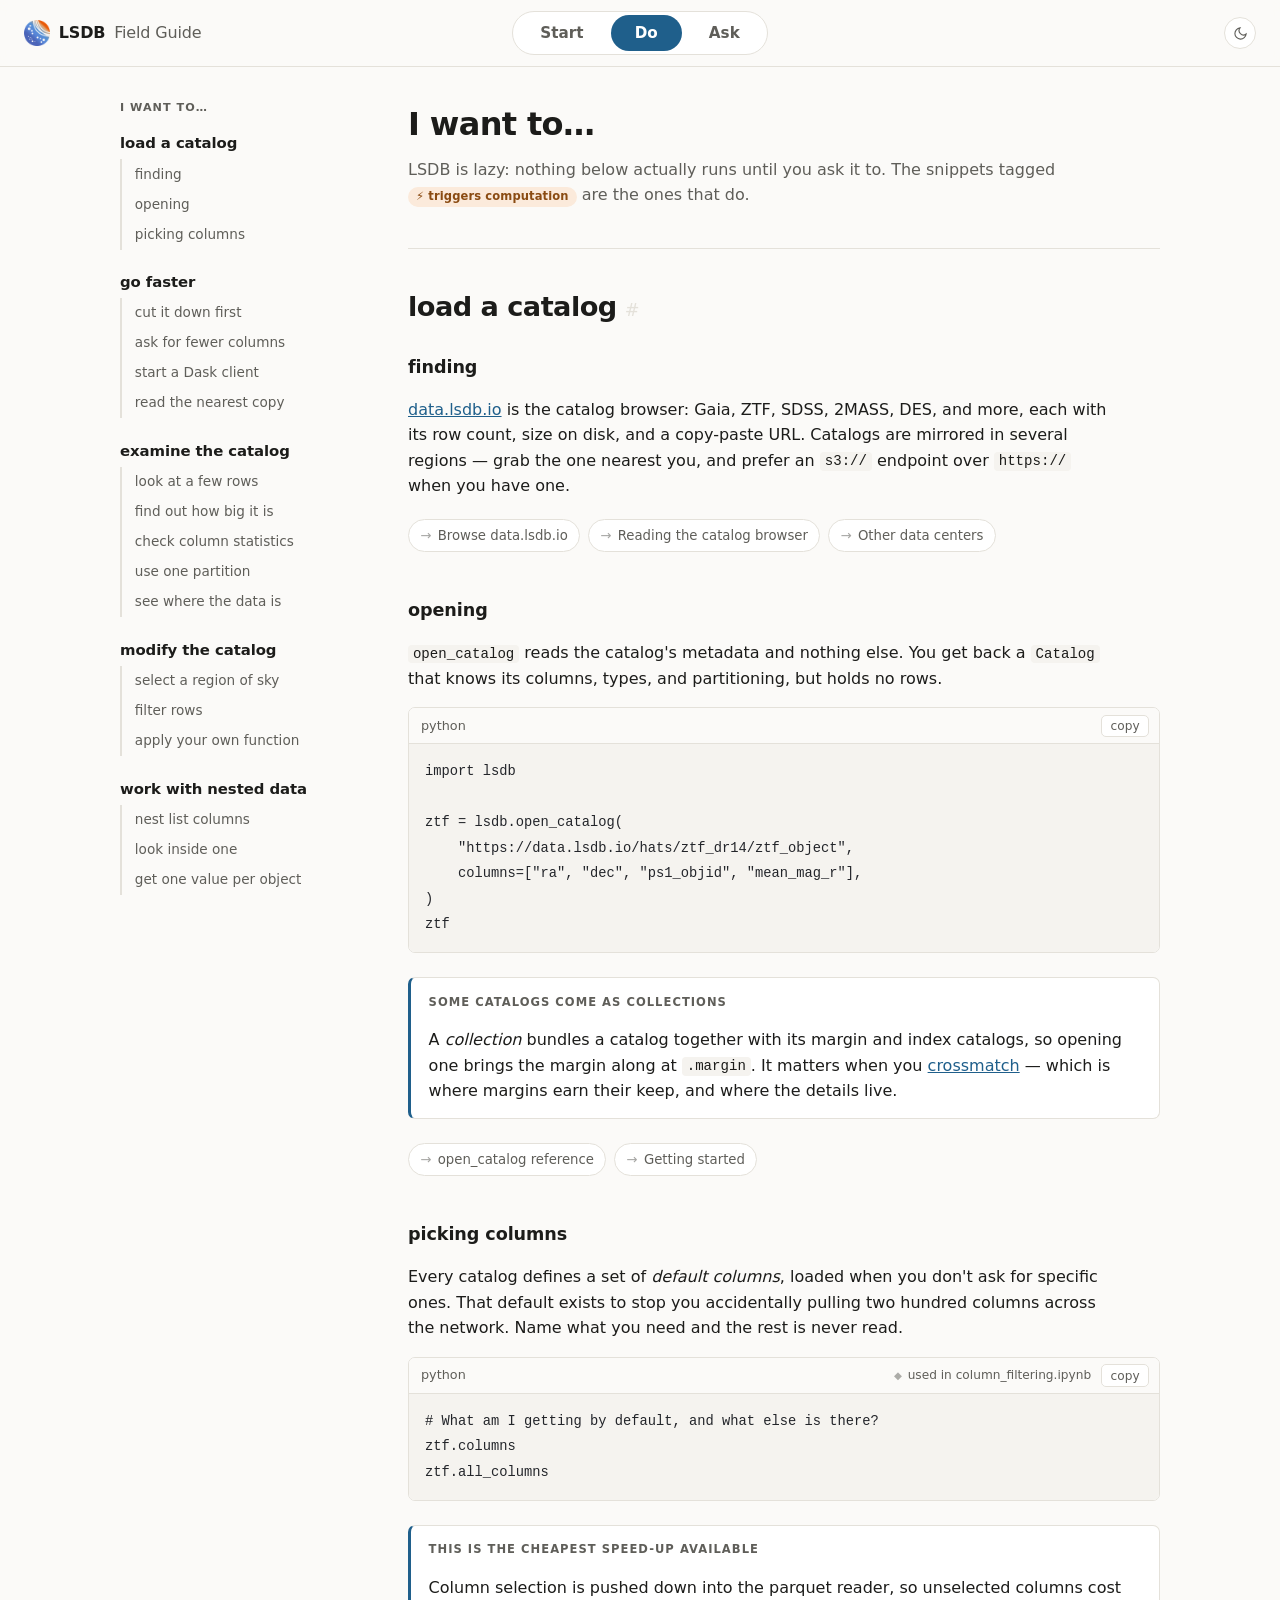
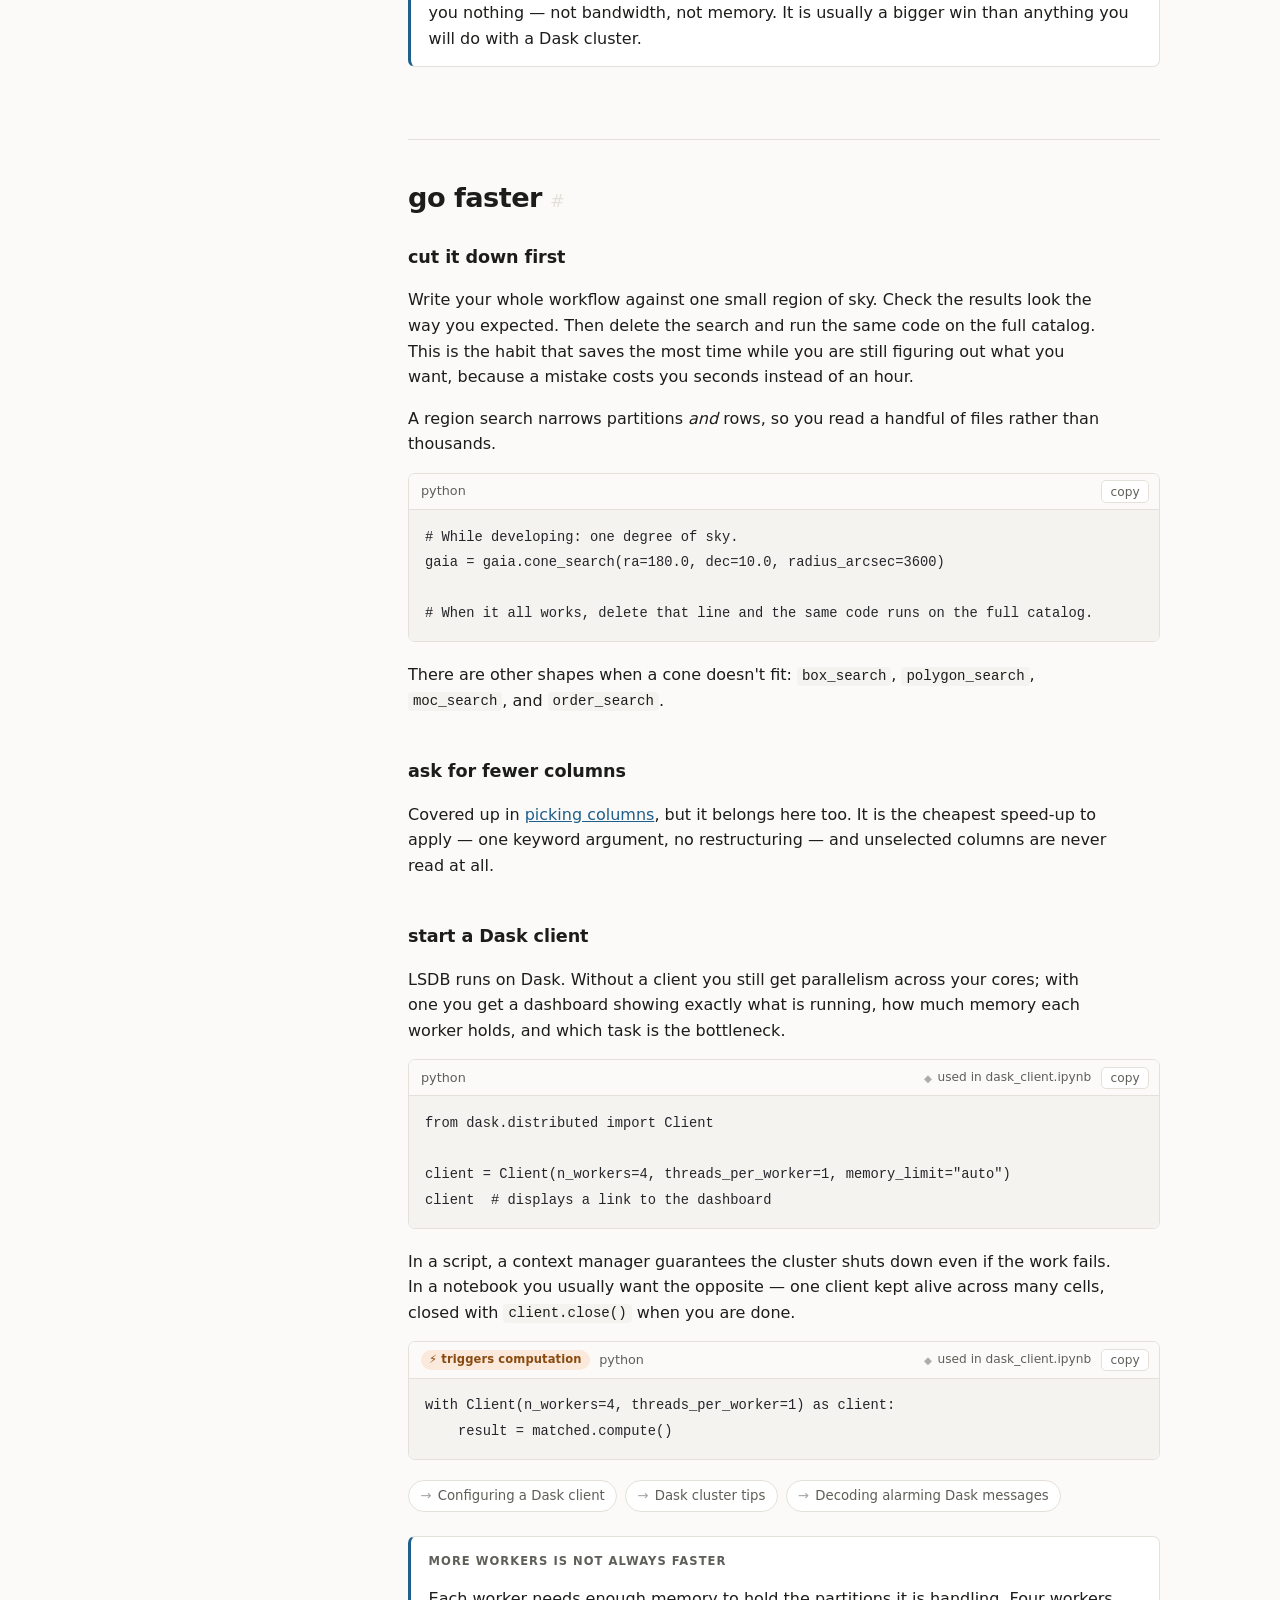
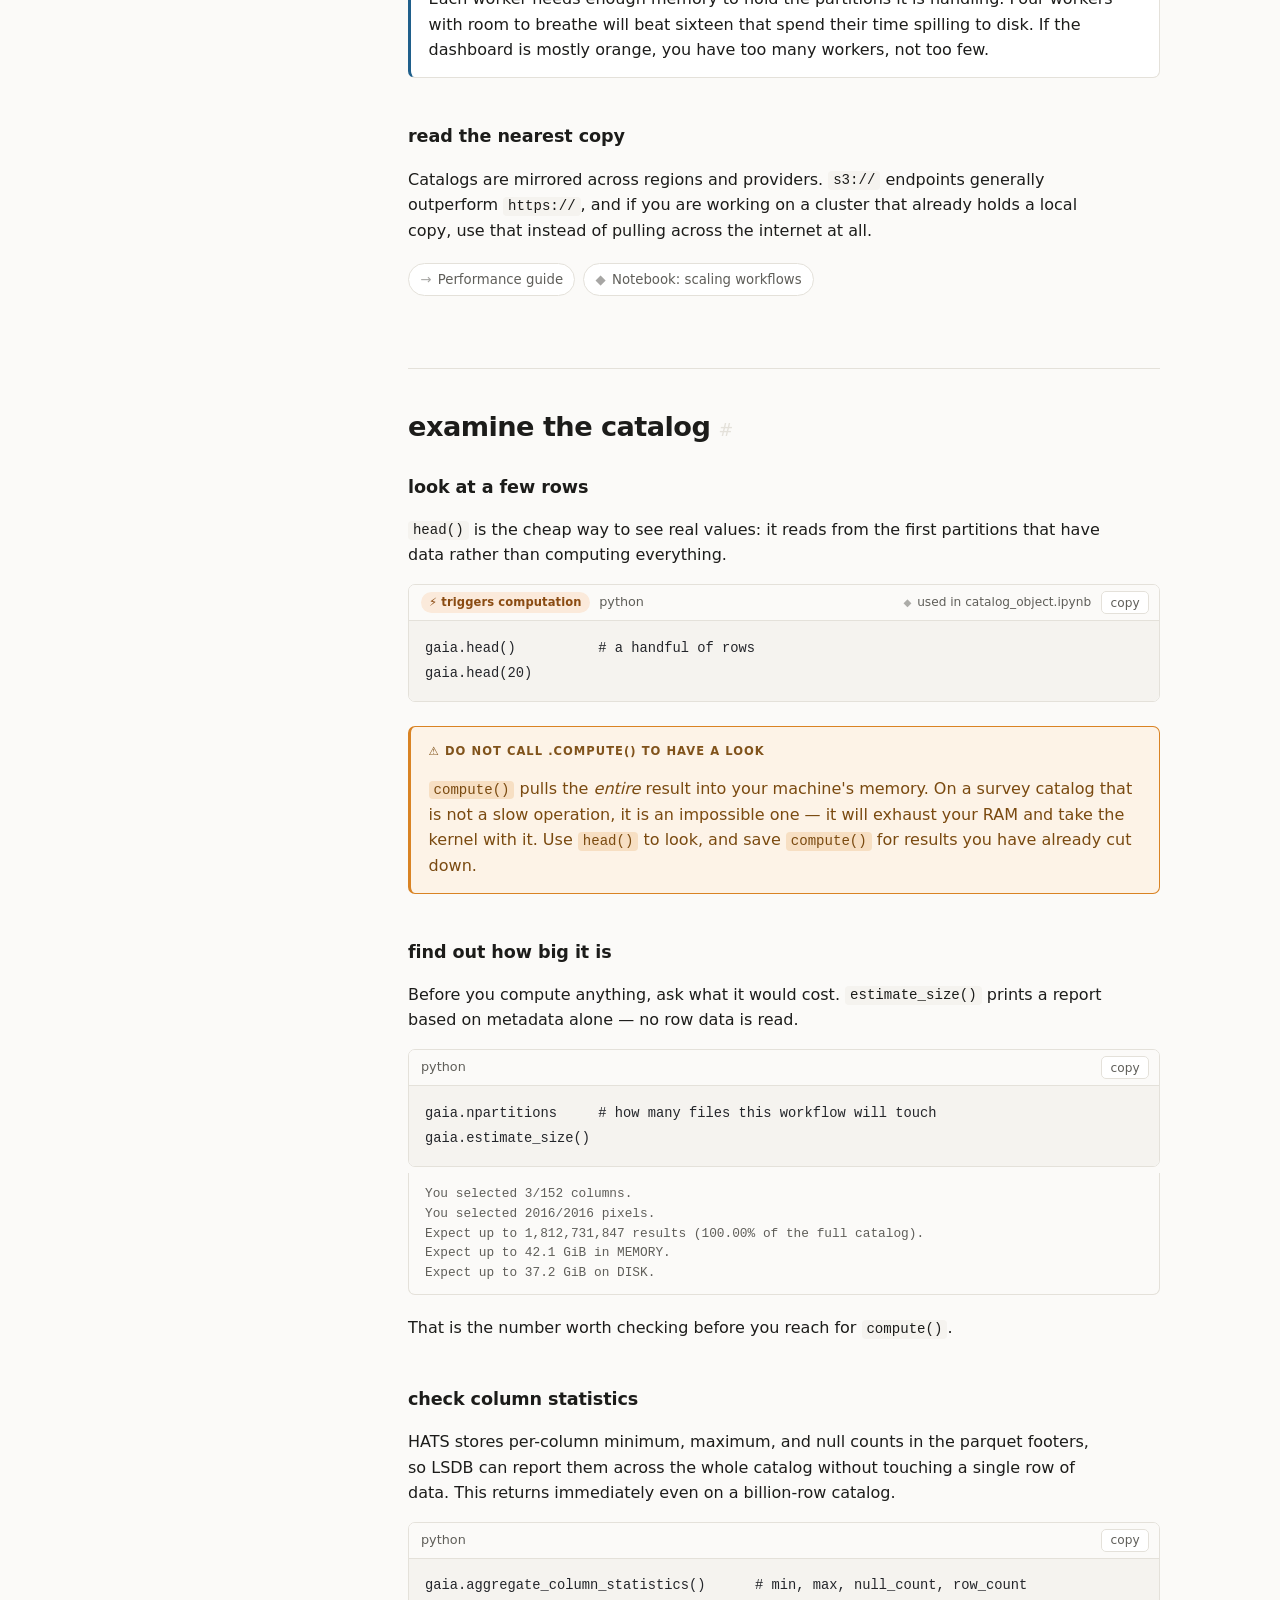
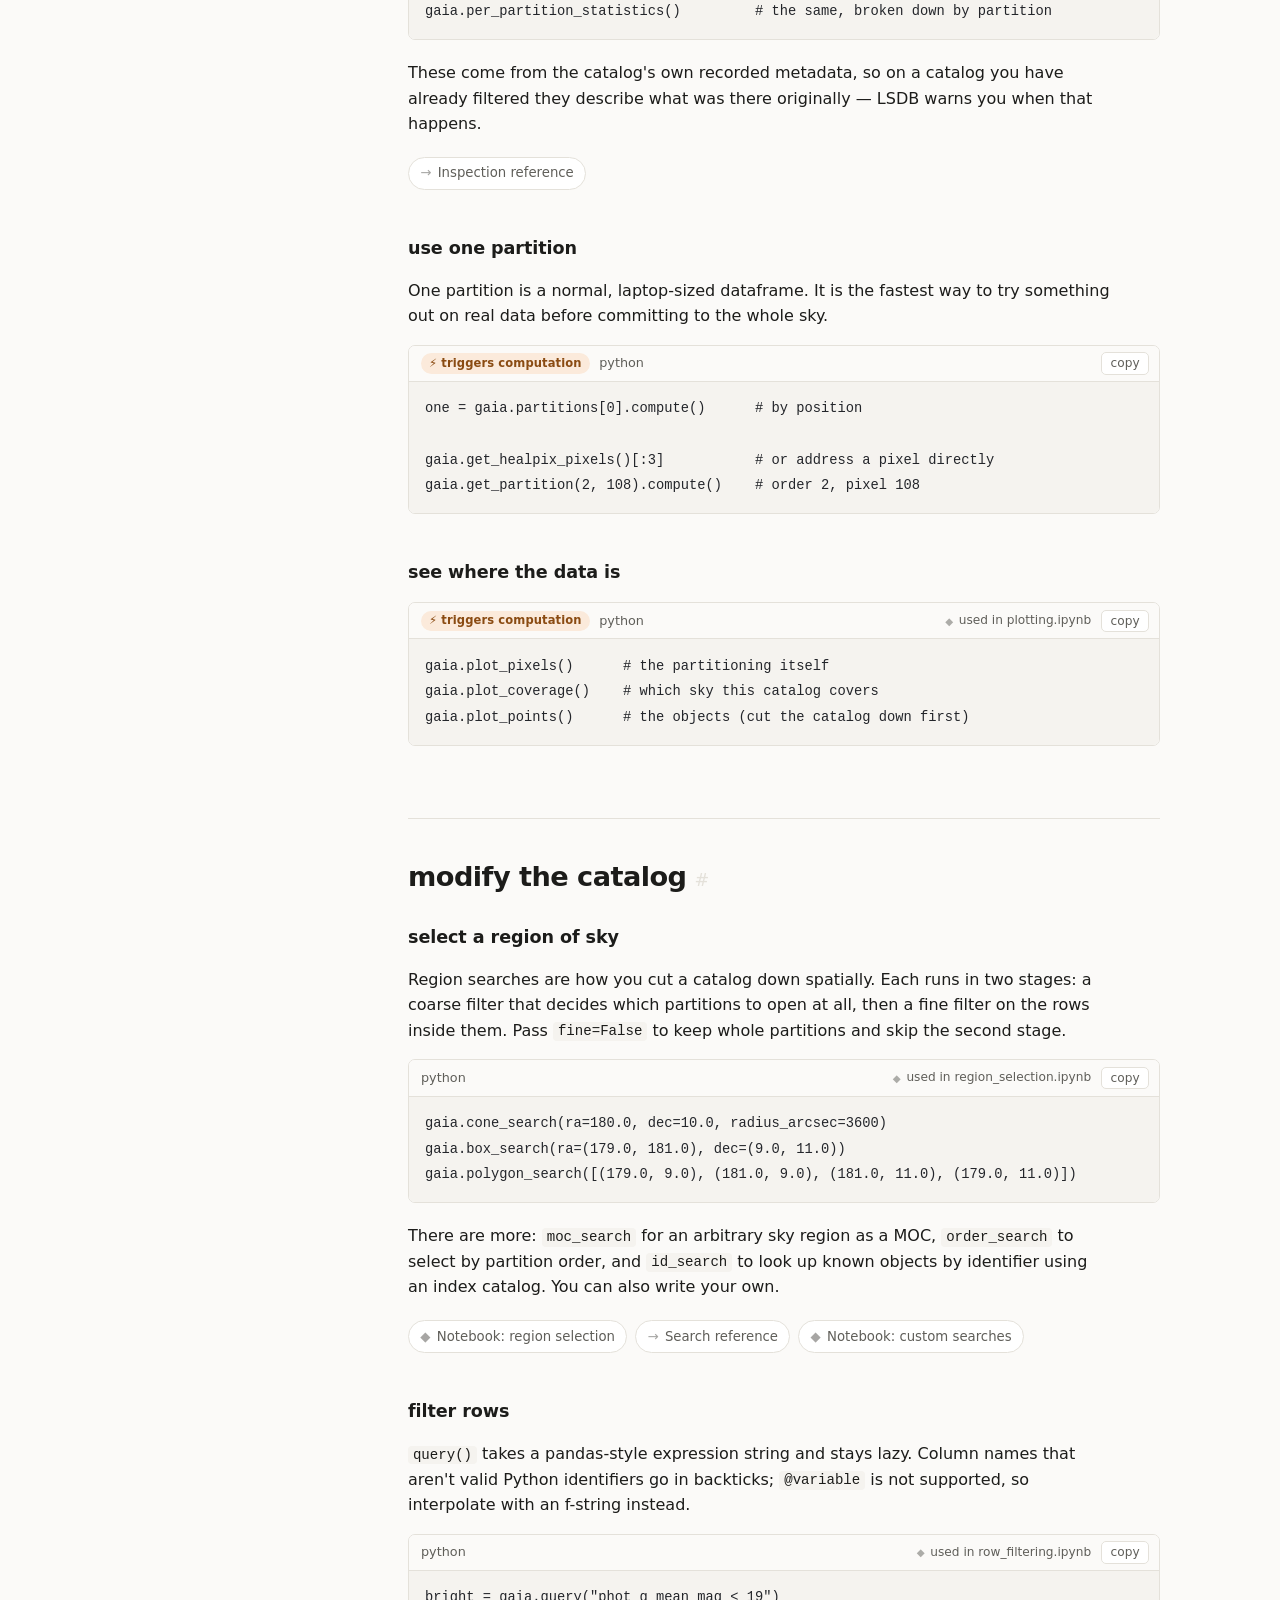
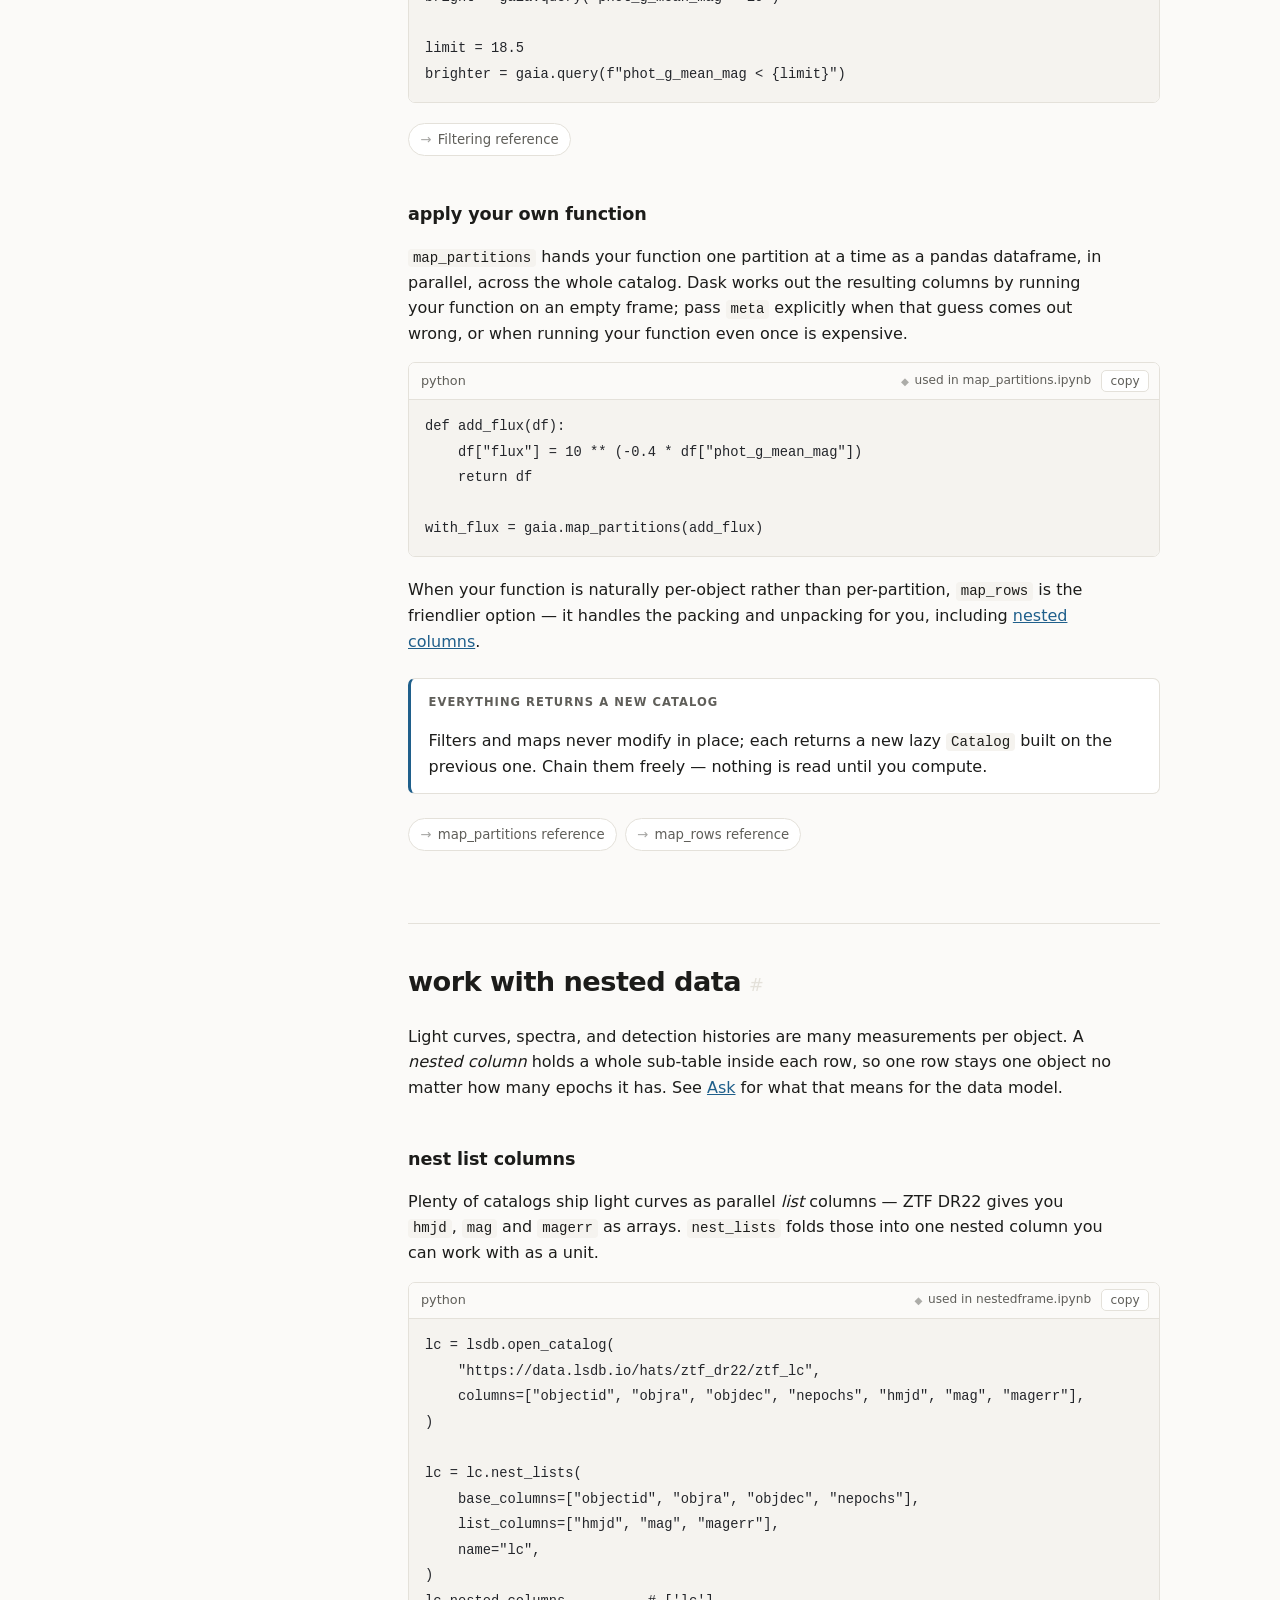
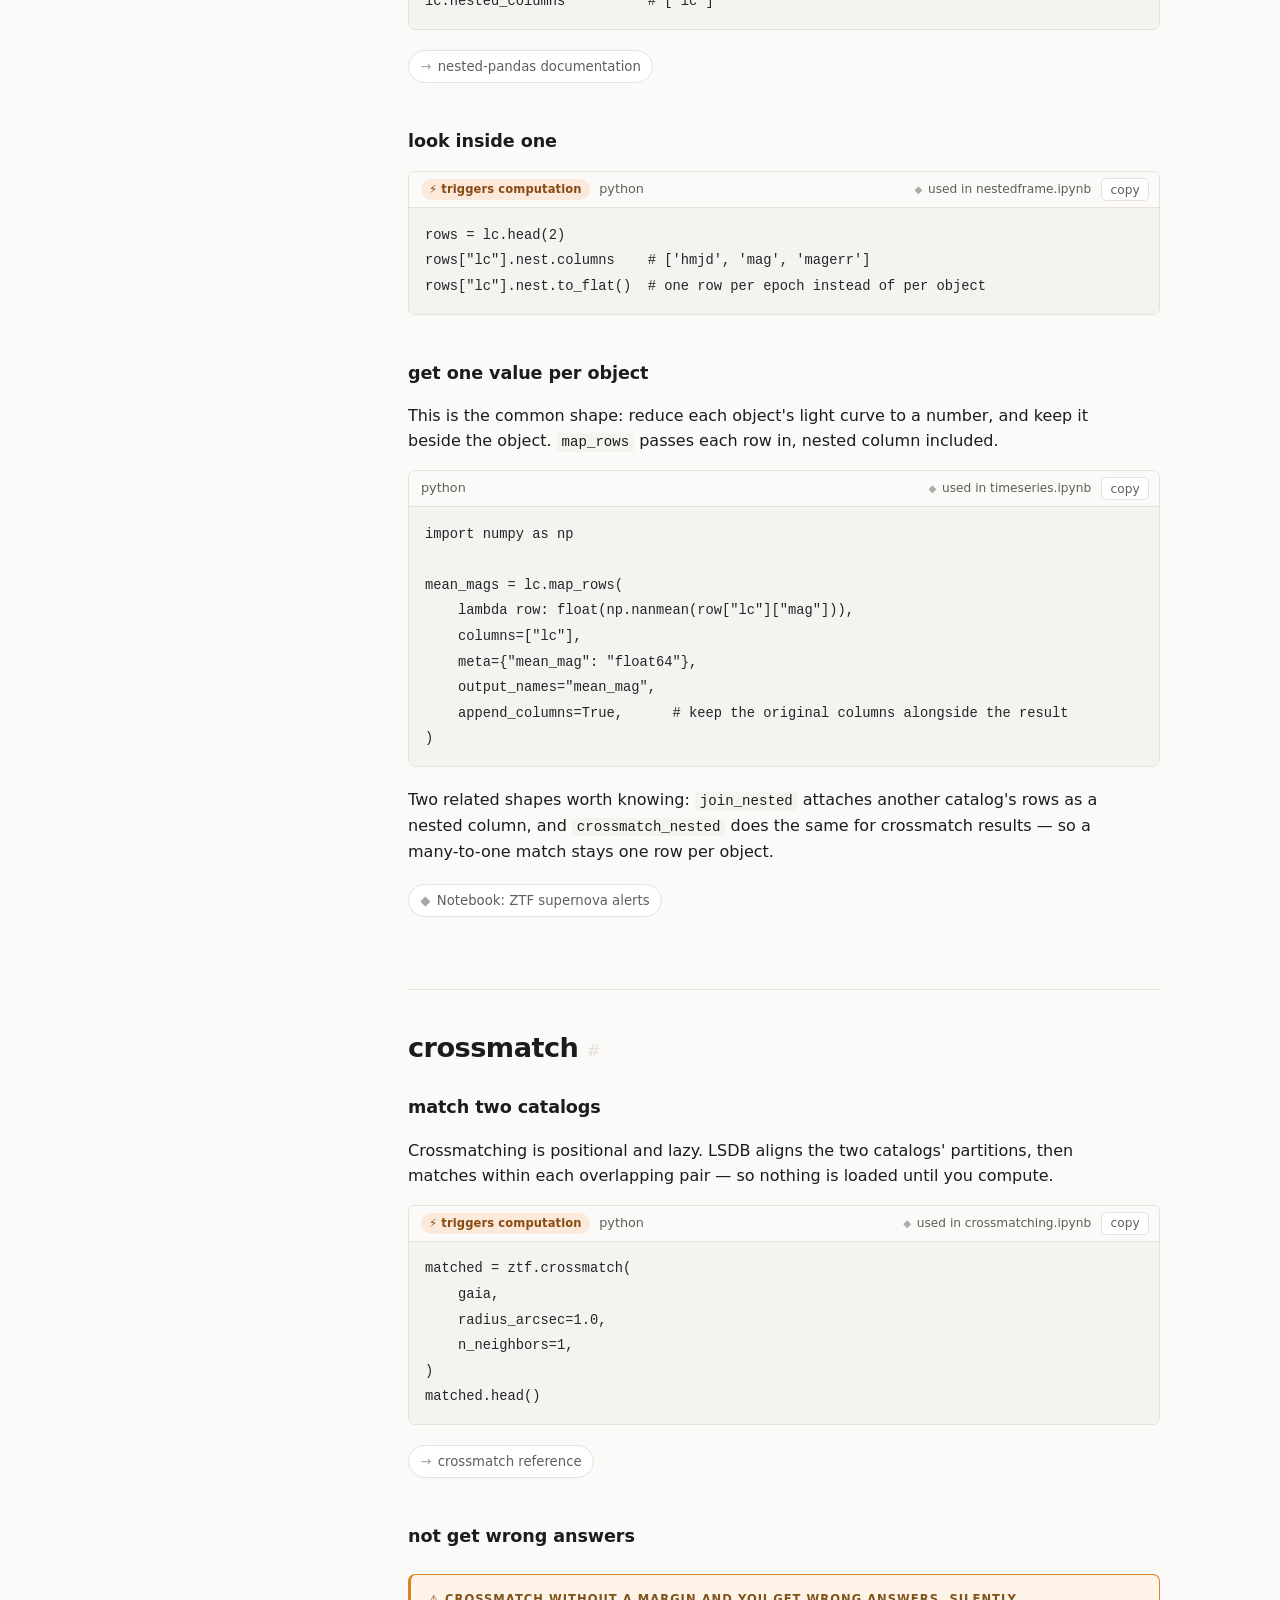
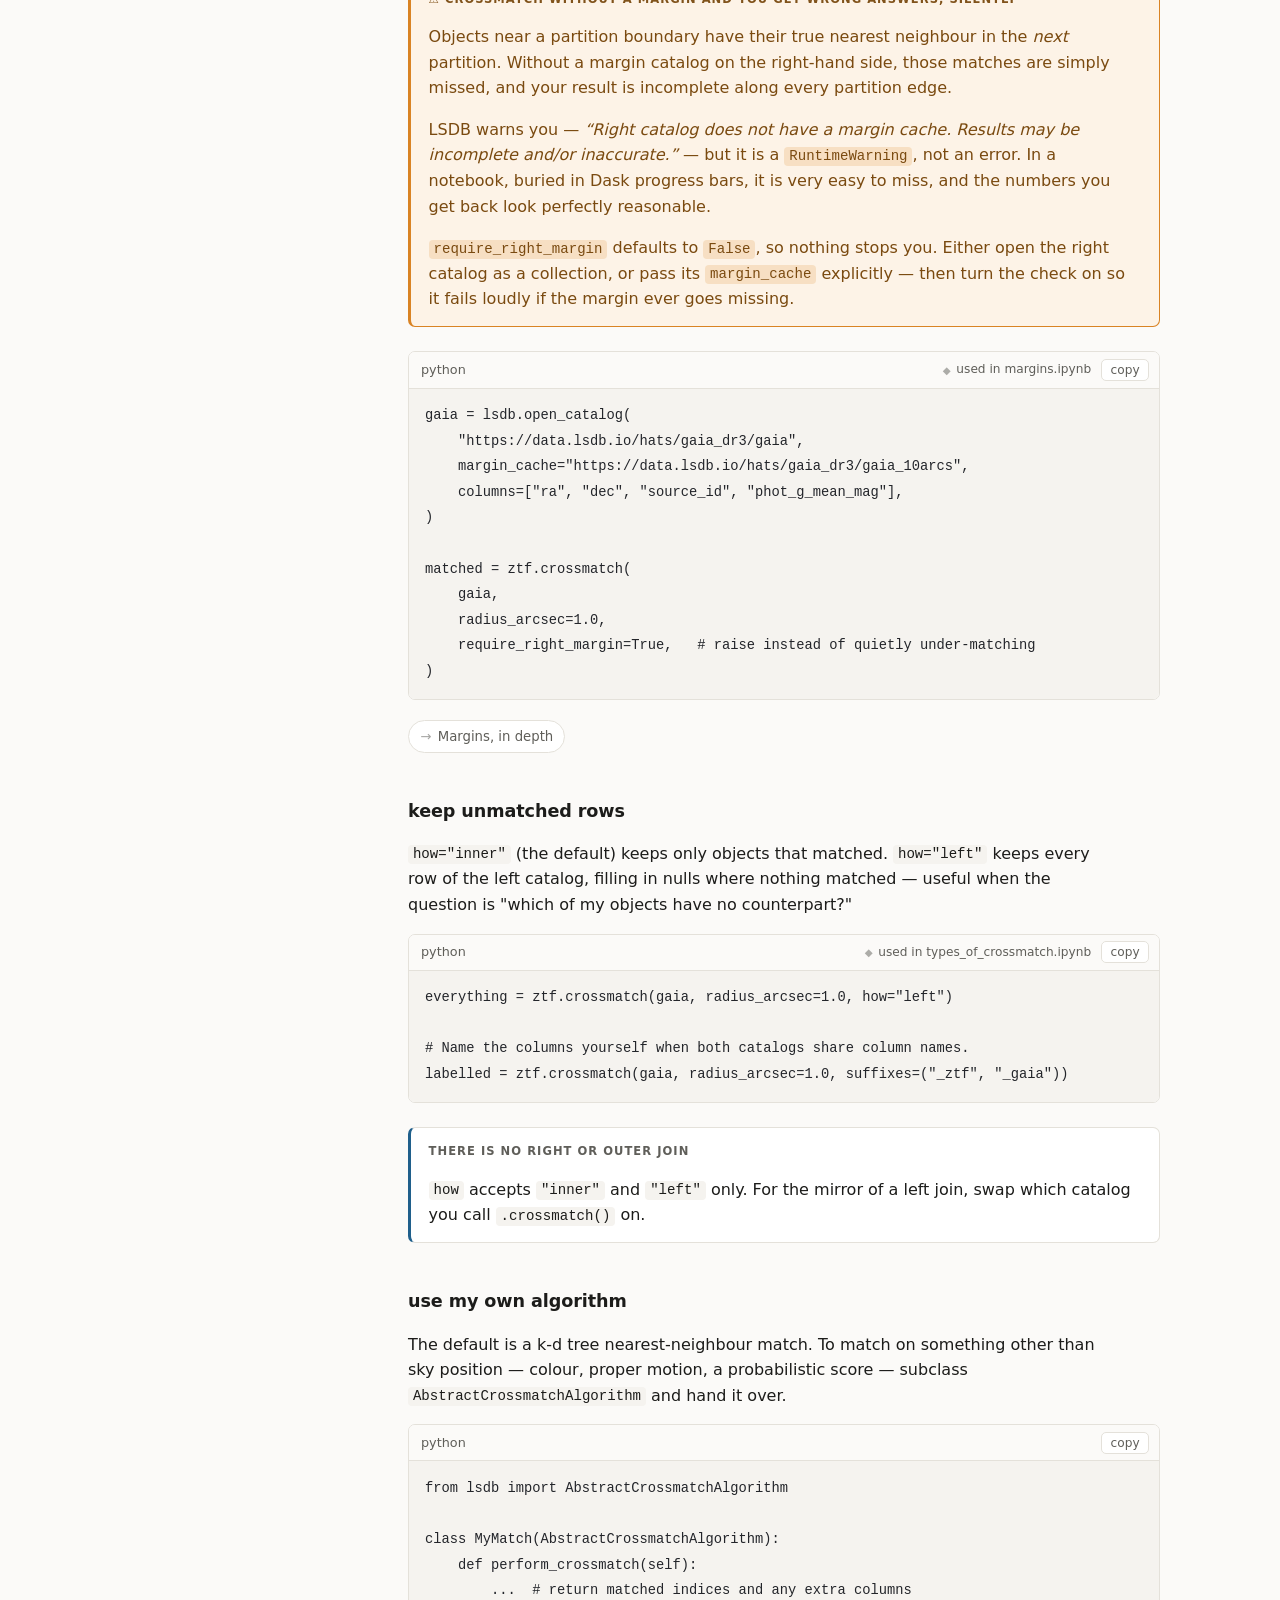
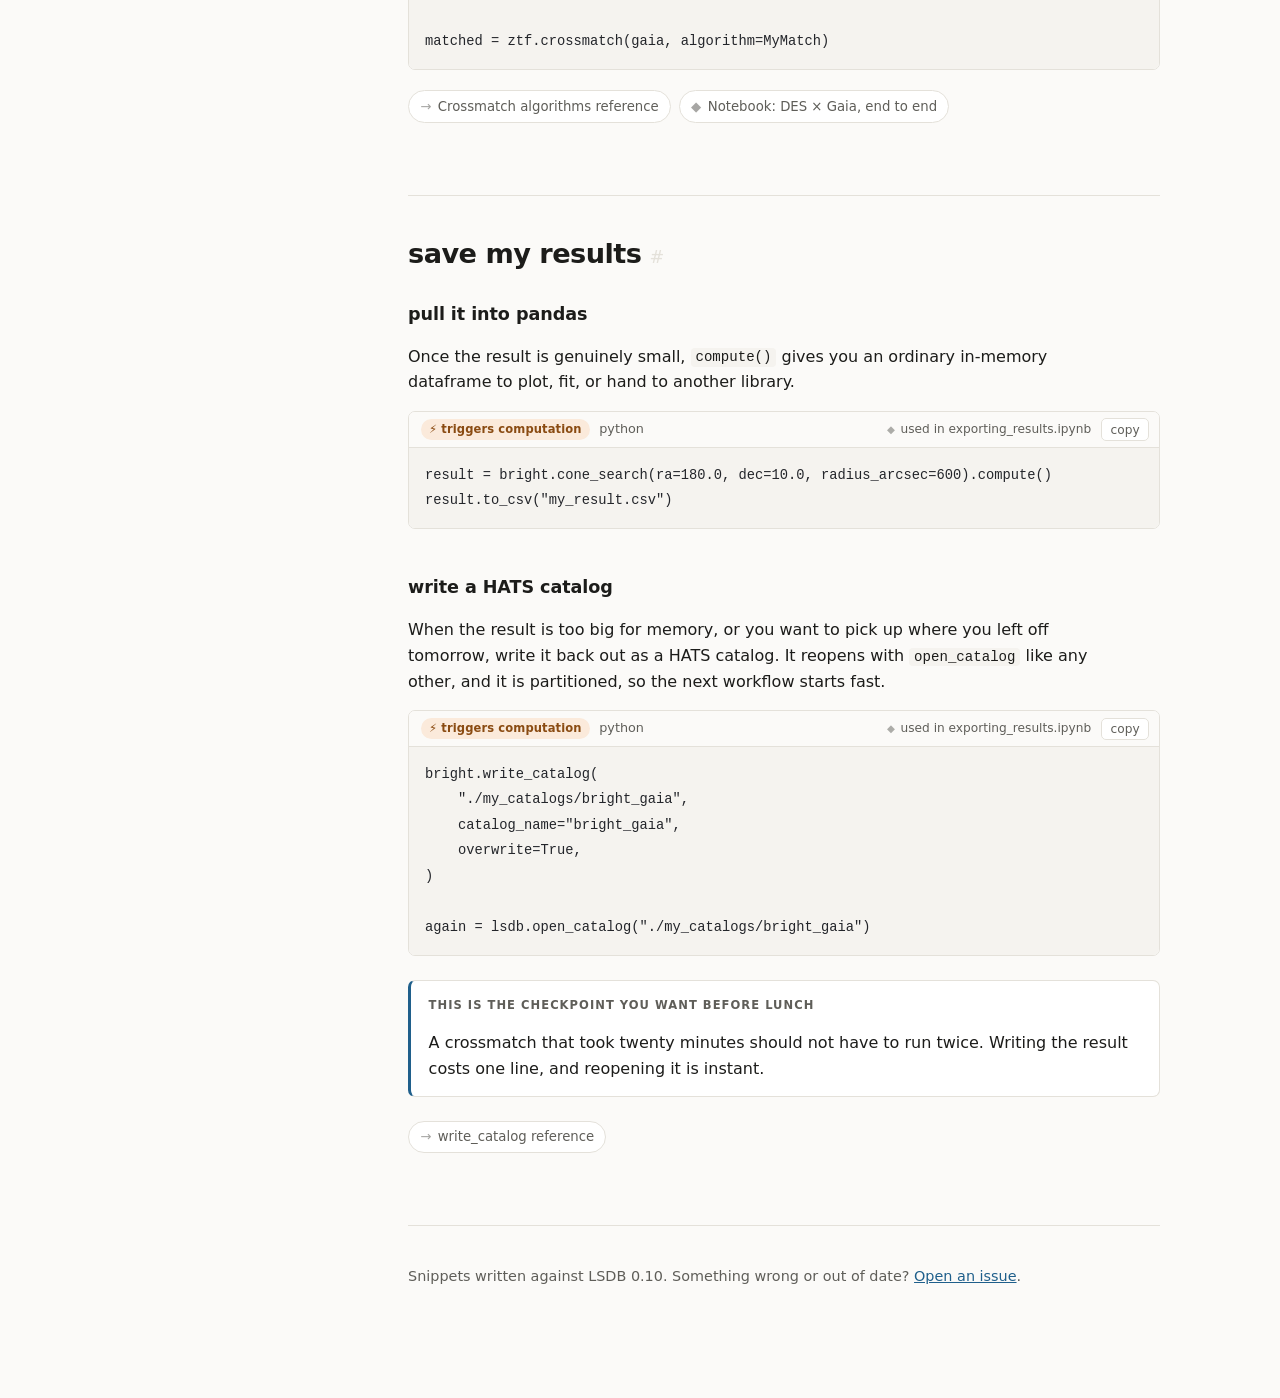
<file: do.html>
<!doctype html>
<html lang="en">
<head>
<meta charset="utf-8">
<meta name="viewport" content="width=device-width, initial-scale=1">
<title>Do — LSDB Field Guide</title>
<meta name="description" content="Short, copy-pasteable recipes for common LSDB tasks: loading catalogs, crossmatching, and getting results fast.">
<link rel="icon" href="assets/img/favicon-32.png" sizes="32x32">
<link rel="apple-touch-icon" href="assets/img/apple-touch-icon.png">
<link rel="stylesheet" href="assets/style.css">
<script>
  // Applied before first paint so an explicit theme choice never flashes.
  try { var t = localStorage.getItem("theme"); if (t) document.documentElement.dataset.theme = t; } catch (e) {}
</script>
</head>
<body>

<header class="topbar">
  <a class="topbar__brand" href="index.html">
    <img src="assets/img/lsdb-logo.webp" alt="" width="26" height="26">
    LSDB <span>Field Guide</span>
  </a>
  <nav class="topbar__nav">
    <a href="index.html">Start</a>
    <a href="do.html" aria-current="page">Do</a>
    <a href="ask.html">Ask</a>
  </nav>
  <div class="topbar__actions">
    <button class="themetoggle" type="button" aria-label="Switch between light and dark" title="Switch between light and dark">
      <svg class="moon" viewBox="0 0 24 24" aria-hidden="true"><path d="M21 12.8A9 9 0 1 1 11.2 3a7 7 0 0 0 9.8 9.8z"/></svg>
      <svg class="sun" viewBox="0 0 24 24" aria-hidden="true"><circle cx="12" cy="12" r="4.2"/><path d="M12 2v2M12 20v2M2 12h2M20 12h2M4.9 4.9l1.4 1.4M17.7 17.7l1.4 1.4M19.1 4.9l-1.4 1.4M6.3 17.7l-1.4 1.4"/></svg>
    </button>
  </div>
</header>

<div class="shell">

  <nav class="sidebar" aria-label="On this page">
    <h2>I want to&hellip;</h2>
    <ol>
      <li><a href="#load-a-catalog">load a catalog</a></li>
      <li class="is-sub"><a href="#load-finding">finding</a></li>
      <li class="is-sub"><a href="#load-basic">opening</a></li>
      <li class="is-sub"><a href="#load-columns">picking columns</a></li>
      <li><a href="#go-faster">go faster</a></li>
      <li class="is-sub"><a href="#faster-subset">cut it down first</a></li>
      <li class="is-sub"><a href="#faster-columns">ask for fewer columns</a></li>
      <li class="is-sub"><a href="#faster-dask">start a Dask client</a></li>
      <li class="is-sub"><a href="#faster-region">read the nearest copy</a></li>
      <li><a href="#examine">examine the catalog</a></li>
      <li class="is-sub"><a href="#examine-head">look at a few rows</a></li>
      <li class="is-sub"><a href="#examine-size">find out how big it is</a></li>
      <li class="is-sub"><a href="#examine-stats">check column statistics</a></li>
      <li class="is-sub"><a href="#examine-partition">use one partition</a></li>
      <li class="is-sub"><a href="#examine-plot">see where the data is</a></li>
      <li><a href="#modify">modify the catalog</a></li>
      <li class="is-sub"><a href="#modify-search">select a region of sky</a></li>
      <li class="is-sub"><a href="#modify-query">filter rows</a></li>
      <li class="is-sub"><a href="#modify-map">apply your own function</a></li>
      <li><a href="#nested">work with nested data</a></li>
      <li class="is-sub"><a href="#nested-make">nest list columns</a></li>
      <li class="is-sub"><a href="#nested-look">look inside one</a></li>
      <li class="is-sub"><a href="#nested-map">get one value per object</a></li>
      <li><a href="#crossmatch">crossmatch</a></li>
      <li class="is-sub"><a href="#crossmatch-basic">match two catalogs</a></li>
      <li class="is-sub"><a href="#crossmatch-margins">not get wrong answers</a></li>
      <li class="is-sub"><a href="#crossmatch-how">keep unmatched rows</a></li>
      <li class="is-sub"><a href="#crossmatch-custom">use my own algorithm</a></li>
      <li><a href="#save">save my results</a></li>
      <li class="is-sub"><a href="#save-compute">pull it into pandas</a></li>
      <li class="is-sub"><a href="#save-write">write a HATS catalog</a></li>
    </ol>
  </nav>

  <main class="content">

    <div class="pagehead">
      <h1>I want to&hellip;</h1>
      <p>LSDB is lazy: nothing below actually runs until you ask it to. The snippets tagged
         <span class="badge badge--hot">&#9889; triggers computation</span> are the ones that do.</p>
    </div>

    <section class="section" id="load-a-catalog">
      <h2>load a catalog<a class="anchor" href="#load-a-catalog">#</a></h2>

      <h3 id="load-finding">finding</h3>
      <p><a href="https://data.lsdb.io/">data.lsdb.io</a> is the catalog browser: Gaia, ZTF, SDSS,
         2MASS, DES, and more, each with its row count, size on disk, and a copy-paste URL.
         Catalogs are mirrored in several regions &mdash; grab the one nearest you, and prefer an
         <code>s3://</code> endpoint over <code>https://</code> when you have one.</p>

      <div class="links">
        <a href="https://data.lsdb.io/">Browse data.lsdb.io</a>
        <a href="https://docs.lsdb.io/en/stable/data-access/datalsdb.html">Reading the catalog browser</a>
        <a href="https://docs.lsdb.io/en/stable/data-access/external.html">Other data centers</a>
      </div>


      <h3 id="load-basic">opening</h3>
      <p><code>open_catalog</code> reads the catalog's metadata and nothing else. You get back a
         <code>Catalog</code> that knows its columns, types, and partitioning, but holds no rows.</p>

      <div class="snippet" data-setup="none" data-verify="run">
        <div class="snippet__bar">
          <span class="snippet__label">python</span>
        </div>
        <pre><code>import lsdb

ztf = lsdb.open_catalog(
    "https://data.lsdb.io/hats/ztf_dr14/ztf_object",
    columns=["ra", "dec", "ps1_objid", "mean_mag_r"],
)
ztf</code></pre>
      </div>

      <div class="callout">
        <span class="callout__title">Some catalogs come as collections</span>
        <p>A <em>collection</em> bundles a catalog together with its margin and index catalogs, so
           opening one brings the margin along at <code>.margin</code>. It matters when you
           <a href="#crossmatch-margins">crossmatch</a> &mdash; which is where margins earn their
           keep, and where the details live.</p>
      </div>

      <div class="links">
        <a href="https://docs.lsdb.io/en/stable/reference/api/lsdb.open_catalog.html">open_catalog reference</a>
        <a href="https://docs.lsdb.io/en/stable/getting-started.html">Getting started</a>
      </div>


      <h3 id="load-columns">picking columns</h3>
      <p>Every catalog defines a set of <em>default columns</em>, loaded when you don't ask for
         specific ones. That default exists to stop you accidentally pulling two hundred columns
         across the network. Name what you need and the rest is never read.</p>

      <div class="snippet" data-setup="ztf-loaded" data-verify="run">
        <div class="snippet__bar">
          <span class="snippet__label">python</span>
          <a class="snippet__src" href="https://docs.lsdb.io/en/stable/tutorials/column_filtering.html">used in column_filtering.ipynb</a>
        </div>
        <pre><code># What am I getting by default, and what else is there?
ztf.columns
ztf.all_columns</code></pre>
      </div>

      <div class="callout">
        <span class="callout__title">This is the cheapest speed-up available</span>
        <p>Column selection is pushed down into the parquet reader, so unselected columns cost you
           nothing &mdash; not bandwidth, not memory. It is usually a bigger win than anything you
           will do with a Dask cluster.</p>
      </div>


    </section>

    <section class="section" id="go-faster">
      <h2>go faster<a class="anchor" href="#go-faster">#</a></h2>

      <h3 id="faster-subset">cut it down first</h3>
      <p>Write your whole workflow against one small region of sky. Check the results look the way
         you expected. Then delete the search and run the same code on the full catalog. This is
         the habit that saves the most time while you are still figuring out what you want, because
         a mistake costs you seconds instead of an hour.</p>
      <p>A region search narrows partitions <em>and</em> rows, so you read a handful of files
         rather than thousands.</p>

      <div class="snippet" data-setup="gaia-loaded" data-verify="run">
        <div class="snippet__bar">
          <span class="snippet__label">python</span>
        </div>
        <pre><code># While developing: one degree of sky.
gaia = gaia.cone_search(ra=180.0, dec=10.0, radius_arcsec=3600)

# When it all works, delete that line and the same code runs on the full catalog.</code></pre>
      </div>

      <p>There are other shapes when a cone doesn't fit: <code>box_search</code>,
         <code>polygon_search</code>, <code>moc_search</code>, and <code>order_search</code>.</p>

      <h3 id="faster-columns">ask for fewer columns</h3>
      <p>Covered up in <a href="#load-columns">picking columns</a>, but it belongs here too. It is
         the cheapest speed-up to apply &mdash; one keyword argument, no restructuring &mdash; and
         unselected columns are never read at all.</p>

      <h3 id="faster-dask">start a Dask client</h3>
      <p>LSDB runs on Dask. Without a client you still get parallelism across your cores; with one
         you get a dashboard showing exactly what is running, how much memory each worker holds,
         and which task is the bottleneck.</p>

      <div class="snippet" data-setup="none" data-verify="skip" data-skip-reason="starts a cluster">
        <div class="snippet__bar">
          <span class="snippet__label">python</span>
          <a class="snippet__src" href="https://docs.lsdb.io/en/stable/tutorials/dask_client.html">used in dask_client.ipynb</a>
        </div>
        <pre><code>from dask.distributed import Client

client = Client(n_workers=4, threads_per_worker=1, memory_limit="auto")
client  # displays a link to the dashboard</code></pre>
      </div>

      <p>In a script, a context manager guarantees the cluster shuts down even if the work fails.
         In a notebook you usually want the opposite &mdash; one client kept alive across many
         cells, closed with <code>client.close()</code> when you are done.</p>

      <div class="snippet" data-setup="none" data-verify="skip" data-skip-reason="starts a cluster">
        <div class="snippet__bar">
          <span class="badge badge--hot">&#9889; triggers computation</span>
          <span class="snippet__label">python</span>
          <a class="snippet__src" href="https://docs.lsdb.io/en/stable/tutorials/dask_client.html">used in dask_client.ipynb</a>
        </div>
        <pre><code>with Client(n_workers=4, threads_per_worker=1) as client:
    result = matched.compute()</code></pre>
      </div>

      <div class="links">
        <a href="https://docs.lsdb.io/en/stable/tutorials/dask_client.html">Configuring a Dask client</a>
        <a href="https://docs.lsdb.io/en/stable/tutorials/dask-cluster-tips.html">Dask cluster tips</a>
        <a href="https://docs.lsdb.io/en/stable/tutorials/dask-messages-guide.html">Decoding alarming Dask messages</a>
      </div>

      <div class="callout">
        <span class="callout__title">More workers is not always faster</span>
        <p>Each worker needs enough memory to hold the partitions it is handling. Four workers with
           room to breathe will beat sixteen that spend their time spilling to disk. If the
           dashboard is mostly orange, you have too many workers, not too few.</p>
      </div>

      <h3 id="faster-region">read the nearest copy</h3>
      <p>Catalogs are mirrored across regions and providers. <code>s3://</code> endpoints generally
         outperform <code>https://</code>, and if you are working on a cluster that already holds a
         local copy, use that instead of pulling across the internet at all.</p>

      <div class="links">
        <a href="https://docs.lsdb.io/en/stable/tutorials/performance.html">Performance guide</a>
        <a class="link--nb" href="https://docs.lsdb.io/en/stable/tutorials/pre_executed/scaling_workflows.html">Notebook: scaling workflows</a>
      </div>
    </section>

    <section class="section" id="examine">
      <h2>examine the catalog<a class="anchor" href="#examine">#</a></h2>

      <h3 id="examine-head">look at a few rows</h3>
      <p><code>head()</code> is the cheap way to see real values: it reads from the first partitions
         that have data rather than computing everything.</p>

      <div class="snippet" data-setup="gaia-loaded" data-verify="run">
        <div class="snippet__bar">
          <span class="badge badge--hot">&#9889; triggers computation</span>
          <span class="snippet__label">python</span>
          <a class="snippet__src" href="https://docs.lsdb.io/en/stable/tutorials/catalog_object.html">used in catalog_object.ipynb</a>
        </div>
        <pre><code>gaia.head()          # a handful of rows
gaia.head(20)</code></pre>
      </div>

      <div class="callout callout--warn">
        <span class="callout__title">&#9888; Do not call .compute() to have a look</span>
        <p><code>compute()</code> pulls the <em>entire</em> result into your machine's memory. On a
           survey catalog that is not a slow operation, it is an impossible one &mdash; it will
           exhaust your RAM and take the kernel with it. Use <code>head()</code> to look, and save
           <code>compute()</code> for results you have already cut down.</p>
      </div>

      <h3 id="examine-size">find out how big it is</h3>
      <p>Before you compute anything, ask what it would cost. <code>estimate_size()</code> prints a
         report based on metadata alone &mdash; no row data is read.</p>

      <div class="snippet" data-setup="gaia-loaded" data-verify="run">
        <div class="snippet__bar">
          <span class="snippet__label">python</span>
        </div>
        <pre><code>gaia.npartitions     # how many files this workflow will touch
gaia.estimate_size()</code></pre>
      </div>

      <div class="output">You selected 3/152 columns.
You selected 2016/2016 pixels.
Expect up to 1,812,731,847 results (100.00% of the full catalog).
Expect up to 42.1 GiB in MEMORY.
Expect up to 37.2 GiB on DISK.</div>

      <p>That is the number worth checking before you reach for <code>compute()</code>.</p>

      <h3 id="examine-stats">check column statistics</h3>
      <p>HATS stores per-column minimum, maximum, and null counts in the parquet footers, so LSDB
         can report them across the whole catalog without touching a single row of data. This
         returns immediately even on a billion-row catalog.</p>

      <div class="snippet" data-setup="gaia-loaded" data-verify="run">
        <div class="snippet__bar">
          <span class="snippet__label">python</span>
        </div>
        <pre><code>gaia.aggregate_column_statistics()      # min, max, null_count, row_count
gaia.per_partition_statistics()         # the same, broken down by partition</code></pre>
      </div>

      <p>These come from the catalog's own recorded metadata, so on a catalog you have already
         filtered they describe what was there originally &mdash; LSDB warns you when that
         happens.</p>

      <div class="links">
        <a href="https://docs.lsdb.io/en/stable/reference/catalog_inspection.html">Inspection reference</a>
      </div>

      <h3 id="examine-partition">use one partition</h3>
      <p>One partition is a normal, laptop-sized dataframe. It is the fastest way to try something
         out on real data before committing to the whole sky.</p>

      <div class="snippet" data-setup="gaia-loaded" data-verify="run">
        <div class="snippet__bar">
          <span class="badge badge--hot">&#9889; triggers computation</span>
          <span class="snippet__label">python</span>
        </div>
        <pre><code>one = gaia.partitions[0].compute()      # by position

gaia.get_healpix_pixels()[:3]           # or address a pixel directly
gaia.get_partition(2, 108).compute()    # order 2, pixel 108</code></pre>
      </div>

      <h3 id="examine-plot">see where the data is</h3>

      <div class="snippet" data-setup="gaia-loaded" data-verify="run">
        <div class="snippet__bar">
          <span class="badge badge--hot">&#9889; triggers computation</span>
          <span class="snippet__label">python</span>
          <a class="snippet__src" href="https://docs.lsdb.io/en/stable/tutorials/pre_executed/plotting.html">used in plotting.ipynb</a>
        </div>
        <pre><code>gaia.plot_pixels()      # the partitioning itself
gaia.plot_coverage()    # which sky this catalog covers
gaia.plot_points()      # the objects (cut the catalog down first)</code></pre>
      </div>

    </section>

    <section class="section" id="modify">
      <h2>modify the catalog<a class="anchor" href="#modify">#</a></h2>

      <h3 id="modify-search">select a region of sky</h3>
      <p>Region searches are how you cut a catalog down spatially. Each runs in two stages: a
         coarse filter that decides which partitions to open at all, then a fine filter on the rows
         inside them. Pass <code>fine=False</code> to keep whole partitions and skip the second
         stage.</p>

      <div class="snippet" data-setup="gaia-loaded" data-verify="run">
        <div class="snippet__bar">
          <span class="snippet__label">python</span>
          <a class="snippet__src" href="https://docs.lsdb.io/en/stable/tutorials/region_selection.html">used in region_selection.ipynb</a>
        </div>
        <pre><code>gaia.cone_search(ra=180.0, dec=10.0, radius_arcsec=3600)
gaia.box_search(ra=(179.0, 181.0), dec=(9.0, 11.0))
gaia.polygon_search([(179.0, 9.0), (181.0, 9.0), (181.0, 11.0), (179.0, 11.0)])</code></pre>
      </div>

      <p>There are more: <code>moc_search</code> for an arbitrary sky region as a MOC,
         <code>order_search</code> to select by partition order, and <code>id_search</code> to look
         up known objects by identifier using an index catalog. You can also write your own.</p>

      <div class="links">
        <a class="link--nb" href="https://docs.lsdb.io/en/stable/tutorials/region_selection.html">Notebook: region selection</a>
        <a href="https://docs.lsdb.io/en/stable/reference/catalog_search.html">Search reference</a>
        <a class="link--nb" href="https://docs.lsdb.io/en/stable/tutorials/pre_executed/custom_search.html">Notebook: custom searches</a>
      </div>

      <h3 id="modify-query">filter rows</h3>
      <p><code>query()</code> takes a pandas-style expression string and stays lazy. Column names
         that aren't valid Python identifiers go in backticks; <code>@variable</code> is not
         supported, so interpolate with an f-string instead.</p>

      <div class="snippet" data-setup="gaia-loaded" data-verify="run">
        <div class="snippet__bar">
          <span class="snippet__label">python</span>
          <a class="snippet__src" href="https://docs.lsdb.io/en/stable/tutorials/row_filtering.html">used in row_filtering.ipynb</a>
        </div>
        <pre><code>bright = gaia.query("phot_g_mean_mag &lt; 19")

limit = 18.5
brighter = gaia.query(f"phot_g_mean_mag &lt; {limit}")</code></pre>
      </div>

      <div class="links">
        <a href="https://docs.lsdb.io/en/stable/reference/catalog_filtering.html">Filtering reference</a>
      </div>

      <h3 id="modify-map">apply your own function</h3>
      <p><code>map_partitions</code> hands your function one partition at a time as a pandas
         dataframe, in parallel, across the whole catalog. Dask works out the resulting columns by
         running your function on an empty frame; pass <code>meta</code> explicitly when that
         guess comes out wrong, or when running your function even once is expensive.</p>

      <div class="snippet" data-setup="gaia-loaded" data-verify="run">
        <div class="snippet__bar">
          <span class="snippet__label">python</span>
          <a class="snippet__src" href="https://docs.lsdb.io/en/stable/tutorials/pre_executed/map_partitions.html">used in map_partitions.ipynb</a>
        </div>
        <pre><code>def add_flux(df):
    df["flux"] = 10 ** (-0.4 * df["phot_g_mean_mag"])
    return df

with_flux = gaia.map_partitions(add_flux)</code></pre>
      </div>

      <p>When your function is naturally per-object rather than per-partition,
         <code>map_rows</code> is the friendlier option &mdash; it handles the packing and
         unpacking for you, including <a href="#nested">nested columns</a>.</p>

      <div class="callout">
        <span class="callout__title">Everything returns a new catalog</span>
        <p>Filters and maps never modify in place; each returns a new lazy <code>Catalog</code>
           built on the previous one. Chain them freely &mdash; nothing is read until you compute.</p>
      </div>

      <div class="links">
        <a href="https://docs.lsdb.io/en/stable/reference/api/lsdb.catalog.Catalog.map_partitions.html">map_partitions reference</a>
        <a href="https://docs.lsdb.io/en/stable/reference/api/lsdb.catalog.Catalog.map_rows.html">map_rows reference</a>
      </div>

    </section>

    <section class="section" id="nested">
      <h2>work with nested data<a class="anchor" href="#nested">#</a></h2>

      <p>Light curves, spectra, and detection histories are many measurements per object. A
         <em>nested column</em> holds a whole sub-table inside each row, so one row stays one
         object no matter how many epochs it has. See
         <a href="ask.html#what-is-hats">Ask</a> for what that means for the data model.</p>

      <h3 id="nested-make">nest list columns</h3>
      <p>Plenty of catalogs ship light curves as parallel <em>list</em> columns &mdash; ZTF DR22
         gives you <code>hmjd</code>, <code>mag</code> and <code>magerr</code> as arrays.
         <code>nest_lists</code> folds those into one nested column you can work with as a unit.</p>

      <div class="snippet" data-setup="none" data-verify="run">
        <div class="snippet__bar">
          <span class="snippet__label">python</span>
          <a class="snippet__src" href="https://docs.lsdb.io/en/stable/tutorials/pre_executed/nestedframe.html">used in nestedframe.ipynb</a>
        </div>
        <pre><code>lc = lsdb.open_catalog(
    "https://data.lsdb.io/hats/ztf_dr22/ztf_lc",
    columns=["objectid", "objra", "objdec", "nepochs", "hmjd", "mag", "magerr"],
)

lc = lc.nest_lists(
    base_columns=["objectid", "objra", "objdec", "nepochs"],
    list_columns=["hmjd", "mag", "magerr"],
    name="lc",
)
lc.nested_columns          # ['lc']</code></pre>
      </div>

      <div class="links">
        <a href="https://nested-pandas.readthedocs.io/en/stable/">nested-pandas documentation</a>
      </div>

      <h3 id="nested-look">look inside one</h3>

      <div class="snippet" data-setup="lc-nested" data-verify="run">
        <div class="snippet__bar">
          <span class="badge badge--hot">&#9889; triggers computation</span>
          <span class="snippet__label">python</span>
          <a class="snippet__src" href="https://docs.lsdb.io/en/stable/tutorials/pre_executed/nestedframe.html">used in nestedframe.ipynb</a>
        </div>
        <pre><code>rows = lc.head(2)
rows["lc"].nest.columns    # ['hmjd', 'mag', 'magerr']
rows["lc"].nest.to_flat()  # one row per epoch instead of per object</code></pre>
      </div>

      <h3 id="nested-map">get one value per object</h3>
      <p>This is the common shape: reduce each object's light curve to a number, and keep it
         beside the object. <code>map_rows</code> passes each row in, nested column included.</p>

      <div class="snippet" data-setup="lc-nested" data-verify="run">
        <div class="snippet__bar">
          <span class="snippet__label">python</span>
          <a class="snippet__src" href="https://docs.lsdb.io/en/stable/tutorials/pre_executed/timeseries.html">used in timeseries.ipynb</a>
        </div>
        <pre><code>import numpy as np

mean_mags = lc.map_rows(
    lambda row: float(np.nanmean(row["lc"]["mag"])),
    columns=["lc"],
    meta={"mean_mag": "float64"},
    output_names="mean_mag",
    append_columns=True,      # keep the original columns alongside the result
)</code></pre>
      </div>

      <p>Two related shapes worth knowing: <code>join_nested</code> attaches another catalog's rows
         as a nested column, and <code>crossmatch_nested</code> does the same for crossmatch
         results &mdash; so a many-to-one match stays one row per object.</p>

      <div class="links">
        <a class="link--nb" href="https://docs.lsdb.io/en/stable/tutorials/pre_executed/ztf-alerts-sne.html">Notebook: ZTF supernova alerts</a>
      </div>

    </section>

    <section class="section" id="crossmatch">
      <h2>crossmatch<a class="anchor" href="#crossmatch">#</a></h2>

      <h3 id="crossmatch-basic">match two catalogs</h3>
      <p>Crossmatching is positional and lazy. LSDB aligns the two catalogs' partitions, then
         matches within each overlapping pair &mdash; so nothing is loaded until you compute.</p>

      <div class="snippet" data-setup="ztf-and-gaia" data-verify="run">
        <div class="snippet__bar">
          <span class="badge badge--hot">&#9889; triggers computation</span>
          <span class="snippet__label">python</span>
          <a class="snippet__src" href="https://docs.lsdb.io/en/stable/tutorials/pre_executed/crossmatching.html">used in crossmatching.ipynb</a>
        </div>
        <pre><code>matched = ztf.crossmatch(
    gaia,
    radius_arcsec=1.0,
    n_neighbors=1,
)
matched.head()</code></pre>
      </div>

      <div class="links">
        <a href="https://docs.lsdb.io/en/stable/reference/api/lsdb.catalog.Catalog.crossmatch.html">crossmatch reference</a>
      </div>

      <h3 id="crossmatch-margins">not get wrong answers</h3>

      <div class="callout callout--warn">
        <span class="callout__title">&#9888; Crossmatch without a margin and you get wrong answers, silently</span>
        <p>Objects near a partition boundary have their true nearest neighbour in the
           <em>next</em> partition. Without a margin catalog on the right-hand side, those matches
           are simply missed, and your result is incomplete along every partition edge.</p>
        <p>LSDB warns you &mdash; <em>&ldquo;Right catalog does not have a margin cache. Results may
           be incomplete and/or inaccurate.&rdquo;</em> &mdash; but it is a <code>RuntimeWarning</code>,
           not an error. In a notebook, buried in Dask progress bars, it is very easy to miss, and
           the numbers you get back look perfectly reasonable.</p>
        <p><code>require_right_margin</code> defaults to <code>False</code>, so nothing stops you.
           Either open the right catalog as a collection, or pass its <code>margin_cache</code>
           explicitly &mdash; then turn the check on so it fails loudly if the margin ever goes
           missing.</p>
      </div>

      <div class="snippet" data-setup="ztf-loaded" data-verify="run">
        <div class="snippet__bar">
          <span class="snippet__label">python</span>
          <a class="snippet__src" href="https://docs.lsdb.io/en/stable/tutorials/margins.html">used in margins.ipynb</a>
        </div>
        <pre><code>gaia = lsdb.open_catalog(
    "https://data.lsdb.io/hats/gaia_dr3/gaia",
    margin_cache="https://data.lsdb.io/hats/gaia_dr3/gaia_10arcs",
    columns=["ra", "dec", "source_id", "phot_g_mean_mag"],
)

matched = ztf.crossmatch(
    gaia,
    radius_arcsec=1.0,
    require_right_margin=True,   # raise instead of quietly under-matching
)</code></pre>
      </div>


      <div class="links">
        <a href="https://docs.lsdb.io/en/stable/tutorials/margins.html">Margins, in depth</a>
      </div>

      <h3 id="crossmatch-how">keep unmatched rows</h3>
      <p><code>how="inner"</code> (the default) keeps only objects that matched.
         <code>how="left"</code> keeps every row of the left catalog, filling in nulls where
         nothing matched &mdash; useful when the question is "which of my objects have no
         counterpart?"</p>

      <div class="snippet" data-setup="ztf-and-gaia" data-verify="run">
        <div class="snippet__bar">
          <span class="snippet__label">python</span>
          <a class="snippet__src" href="https://docs.lsdb.io/en/stable/tutorials/pre_executed/types_of_crossmatch.html">used in types_of_crossmatch.ipynb</a>
        </div>
        <pre><code>everything = ztf.crossmatch(gaia, radius_arcsec=1.0, how="left")

# Name the columns yourself when both catalogs share column names.
labelled = ztf.crossmatch(gaia, radius_arcsec=1.0, suffixes=("_ztf", "_gaia"))</code></pre>
      </div>

      <div class="callout">
        <span class="callout__title">There is no right or outer join</span>
        <p><code>how</code> accepts <code>"inner"</code> and <code>"left"</code> only. For the
           mirror of a left join, swap which catalog you call <code>.crossmatch()</code> on.</p>
      </div>


      <h3 id="crossmatch-custom">use my own algorithm</h3>
      <p>The default is a k-d tree nearest-neighbour match. To match on something other than sky
         position &mdash; colour, proper motion, a probabilistic score &mdash; subclass
         <code>AbstractCrossmatchAlgorithm</code> and hand it over.</p>

      <div class="snippet" data-setup="ztf-and-gaia" data-verify="skip" data-skip-reason="illustrative subclass, not a runnable algorithm">
        <div class="snippet__bar">
          <span class="snippet__label">python</span>
        </div>
        <pre><code>from lsdb import AbstractCrossmatchAlgorithm

class MyMatch(AbstractCrossmatchAlgorithm):
    def perform_crossmatch(self):
        ...  # return matched indices and any extra columns

matched = ztf.crossmatch(gaia, algorithm=MyMatch)</code></pre>
      </div>

      <div class="links">
        <a href="https://docs.lsdb.io/en/stable/reference/crossmatch.html">Crossmatch algorithms reference</a>
        <a class="link--nb" href="https://docs.lsdb.io/en/stable/tutorials/pre_executed/des-gaia.html">Notebook: DES &times; Gaia, end to end</a>
      </div>

    </section>

    <section class="section" id="save">
      <h2>save my results<a class="anchor" href="#save">#</a></h2>

      <h3 id="save-compute">pull it into pandas</h3>
      <p>Once the result is genuinely small, <code>compute()</code> gives you an ordinary
         in-memory dataframe to plot, fit, or hand to another library.</p>

      <div class="snippet" data-setup="gaia-loaded" data-verify="run">
        <div class="snippet__bar">
          <span class="badge badge--hot">&#9889; triggers computation</span>
          <span class="snippet__label">python</span>
          <a class="snippet__src" href="https://docs.lsdb.io/en/stable/tutorials/exporting_results.html">used in exporting_results.ipynb</a>
        </div>
        <pre><code>result = bright.cone_search(ra=180.0, dec=10.0, radius_arcsec=600).compute()
result.to_csv("my_result.csv")</code></pre>
      </div>

      <h3 id="save-write">write a HATS catalog</h3>
      <p>When the result is too big for memory, or you want to pick up where you left off
         tomorrow, write it back out as a HATS catalog. It reopens with
         <code>open_catalog</code> like any other, and it is partitioned, so the next workflow
         starts fast.</p>

      <div class="snippet" data-setup="gaia-loaded" data-verify="skip" data-skip-reason="writes to disk">
        <div class="snippet__bar">
          <span class="badge badge--hot">&#9889; triggers computation</span>
          <span class="snippet__label">python</span>
          <a class="snippet__src" href="https://docs.lsdb.io/en/stable/tutorials/exporting_results.html">used in exporting_results.ipynb</a>
        </div>
        <pre><code>bright.write_catalog(
    "./my_catalogs/bright_gaia",
    catalog_name="bright_gaia",
    overwrite=True,
)

again = lsdb.open_catalog("./my_catalogs/bright_gaia")</code></pre>
      </div>

      <div class="callout">
        <span class="callout__title">This is the checkpoint you want before lunch</span>
        <p>A crossmatch that took twenty minutes should not have to run twice. Writing the result
           costs one line, and reopening it is instant.</p>
      </div>

      <div class="links">
        <a href="https://docs.lsdb.io/en/stable/reference/api/lsdb.catalog.Catalog.write_catalog.html">write_catalog reference</a>
      </div>

    </section>

    <footer class="footer">
      <p>Snippets written against LSDB 0.10. Something wrong or out of date?
         <a href="https://github.com/olivialynn/lsdb-field-guide/issues">Open an issue</a>.</p>
    </footer>

  </main>
</div>

<script src="assets/site.js"></script>
</body>
</html>
</file>
<file: assets/style.css>
/* LSDB Field Guide — one hand-written stylesheet, no build step. */

:root {
  --bg:        #fbfaf8;
  --surface:   #ffffff;
  --text:      #1c1c1a;
  --muted:     #5f5e59;
  --border:    #e4e1da;
  --accent:    #1f5f8b;
  --accent-bg: #eaf2f8;
  --code-bg:   #f5f3ef;
  --code-text: #23252a;
  --warn-bg:   #fdf3e7;
  --warn-bd:   #d98324;
  --warn-tx:   #7a4a10;
  --on-accent: #ffffff;
  --hot-bg:    #fbeadb;
  --hot-tx:    #8a4b12;
  --radius: 7px;
  --sans: ui-sans-serif, system-ui, -apple-system, "Segoe UI", Helvetica, Arial, sans-serif;
  --mono: ui-monospace, SFMono-Regular, "SF Mono", Menlo, Consolas, monospace;
}

/* Dark tokens live in two places on purpose: the media query serves viewers who
   never touch the toggle, the attribute rule serves those who do. */
@media (prefers-color-scheme: dark) {
  :root:not([data-theme="light"]) {
    --bg:        #16171a;
    --surface:   #1d1f23;
    --text:      #e8e6e1;
    --muted:     #9b988f;
    --border:    #2f323a;
    --accent:    #84b6dd;
    --accent-bg: #1a2530;
    --code-bg:   #202329;
    --code-text: #e2e0da;
    --warn-bg:   #2b2116;
    --warn-bd:   #c07a2a;
    --warn-tx:   #f0c088;
    --hot-bg:    #33241a;
    --hot-tx:    #e0a065;
    --on-accent: #10161c;
  }
}

:root[data-theme="dark"] {
    --bg:        #16171a;
    --surface:   #1d1f23;
    --text:      #e8e6e1;
    --muted:     #9b988f;
    --border:    #2f323a;
    --accent:    #84b6dd;
    --accent-bg: #1a2530;
    --code-bg:   #202329;
    --code-text: #e2e0da;
    --warn-bg:   #2b2116;
    --warn-bd:   #c07a2a;
    --warn-tx:   #f0c088;
    --hot-bg:    #33241a;
    --hot-tx:    #e0a065;
    --on-accent: #10161c;
}

* { box-sizing: border-box; }

html { scroll-behavior: smooth; scroll-padding-top: 5rem; }

body {
  margin: 0;
  background: var(--bg);
  color: var(--text);
  font: 16px/1.6 var(--sans);
  -webkit-font-smoothing: antialiased;
}

/* ---------- top bar ---------- */

.topbar {
  position: sticky; top: 0; z-index: 50;
  display: grid; grid-template-columns: 1fr auto 1fr; align-items: center; gap: 1rem;
  padding: 0.7rem 1.5rem;
  background: color-mix(in srgb, var(--bg) 88%, transparent);
  backdrop-filter: blur(8px);
  border-bottom: 1px solid var(--border);
}
.topbar__brand {
  justify-self: start; display: flex; align-items: center; gap: 0.55rem;
  font-weight: 650; letter-spacing: -0.01em; text-decoration: none; color: var(--text);
}
.topbar__brand img { width: 26px; height: 26px; display: block; }
.topbar__brand span { color: var(--muted); font-weight: 400; }

.topbar__nav {
  justify-self: center; display: flex; gap: 0.2rem;
  padding: 0.2rem; border: 1px solid var(--border); border-radius: 100px;
  background: var(--surface);
}
.topbar__nav a {
  padding: 0.35rem 1.5rem; border-radius: 100px; text-decoration: none;
  color: var(--muted); font-weight: 600; font-size: 0.95rem;
}
.topbar__nav a:hover { color: var(--text); }
.topbar__nav a[aria-current="page"] { background: var(--accent); color: var(--on-accent); }

.topbar__actions { justify-self: end; }
.themetoggle {
  display: grid; place-items: center; width: 2rem; height: 2rem;
  border: 1px solid var(--border); border-radius: 50%;
  background: var(--surface); color: var(--muted); cursor: pointer;
}
.themetoggle:hover { color: var(--accent); border-color: var(--accent); }
.themetoggle svg { width: 15px; height: 15px; fill: none; stroke: currentColor; stroke-width: 1.8; }
.themetoggle .sun { display: none; }
:root[data-theme="dark"] .themetoggle .sun { display: block; }
:root[data-theme="dark"] .themetoggle .moon { display: none; }
@media (prefers-color-scheme: dark) {
  :root:not([data-theme="light"]) .themetoggle .sun { display: block; }
  :root:not([data-theme="light"]) .themetoggle .moon { display: none; }
}

/* ---------- layout ---------- */

.shell {
  display: grid;
  grid-template-columns: 15rem minmax(0, 1fr);
  gap: 3rem;
  max-width: 68rem;
  margin: 0 auto;
  padding: 2rem 1.5rem 6rem;
}

.sidebar { position: sticky; top: 4.5rem; align-self: start; max-height: calc(100vh - 6rem); overflow-y: auto; }
.sidebar h2 {
  font-size: 0.7rem; text-transform: uppercase; letter-spacing: 0.09em;
  color: var(--muted); margin: 0 0 0.75rem;
}
.sidebar ol { list-style: none; margin: 0; padding: 0; }
.sidebar li { margin: 0; }
/* Air between groups, so the eye lands on sections rather than scanning 31 lines. */
.sidebar li:not(.is-sub) { margin-top: 1.15rem; }
.sidebar li:first-child { margin-top: 0; }
.sidebar a { display: block; text-decoration: none; }

/* Section entries carry no rail: they are the things you scan for. */
.sidebar li:not(.is-sub) > a {
  padding: 0.2rem 0;
  color: var(--text); font-weight: 650; font-size: 0.93rem;
  letter-spacing: -0.005em;
}
.sidebar li:not(.is-sub) > a:hover,
.sidebar li:not(.is-sub) > a.is-active { color: var(--accent); }

/* Subsections hang off a rail, which now marks what belongs to what. */
.sidebar .is-sub > a {
  padding: 0.26rem 0 0.26rem 0.8rem;
  border-left: 2px solid var(--border);
  color: var(--muted); font-size: 0.85rem;
}
.sidebar .is-sub > a:hover { color: var(--text); border-left-color: var(--muted); }
.sidebar .is-sub > a.is-active { color: var(--accent); border-left-color: var(--accent); font-weight: 550; }

.content { min-width: 0; }

/* Start has no sidebar: one narrower column, centred. */
.shell--solo { grid-template-columns: minmax(0, 1fr); max-width: 48rem; }

/* ---------- doors into Do and Ask ---------- */

.doors { display: grid; grid-template-columns: 1fr 1fr; gap: 1.1rem; margin: 2.75rem 0 3rem; }
.door {
  padding: 1.15rem 1.3rem; background: var(--surface);
  border: 1px solid var(--border); border-radius: var(--radius);
}
.door h2 { margin: 0 0 0.45rem; font-size: 1.15rem; letter-spacing: -0.01em; }
.door h2 a { text-decoration: none; }
.door > p { margin: 0 0 0.85rem; color: var(--muted); font-size: 0.92rem; }
.door ul { margin: 0; padding: 0; list-style: none; }
.door li { margin-bottom: 0.3rem; }
.door li a { color: var(--muted); font-size: 0.9rem; text-decoration: none; }
.door li a::before { content: "\2192"; opacity: 0.5; margin-right: 0.4rem; }
.door li a:hover { color: var(--accent); }

@media (max-width: 40rem) {
  .doors { grid-template-columns: 1fr; }
}

/* ---------- page head ---------- */

.pagehead { margin-bottom: 2.5rem; }
.pagehead h1 { font-size: 2rem; letter-spacing: -0.02em; margin: 0 0 0.4rem; }
.pagehead p { color: var(--muted); margin: 0; max-width: 42rem; }
.pagehead p + p { margin-top: 0.7rem; }
.pagehead ul { margin: 1rem 0 0; padding: 0; list-style: none; max-width: 44rem; color: var(--muted); }
.pagehead li { position: relative; padding-left: 1.15rem; margin-bottom: 0.5rem; }
.pagehead li::before { content: "\2014"; position: absolute; left: 0; opacity: 0.45; }

/* ---------- sections ---------- */

/* The rule sits above the heading so it separates sections, rather than
   underlining a title. h2 doubles its size gap over h3 (1.7 vs 1.1). */
.section {
  border-top: 1px solid var(--border);
  padding-top: 2.25rem;
  margin-bottom: 4.5rem;
}
.section > h2 {
  font-size: 1.7rem; font-weight: 700; letter-spacing: -0.02em;
  margin: 0 0 1.25rem;
}
/* Bind the heading to its own content: big space above the rule, less below
   the title, so the section reads as one block rather than a floating label. */
.section > h2 + h3 { margin-top: 1.5rem; }
.section h3 {
  font-size: 1.1rem; font-weight: 650; letter-spacing: -0.005em;
  margin: 2.75rem 0 0.6rem;
}
.section p { max-width: 44rem; }
.section ul { max-width: 44rem; }

.anchor { color: var(--border); text-decoration: none; font-weight: 400; font-size: 0.65em; margin-left: 0.5rem; }
.section > h2:hover .anchor { color: var(--accent); }

/* ---------- snippets ---------- */

.snippet { margin: 1rem 0 1.25rem; border: 1px solid var(--border); border-radius: var(--radius); overflow: hidden; background: var(--surface); }
.snippet__bar {
  display: flex; align-items: center; gap: 0.6rem;
  padding: 0.4rem 0.6rem 0.4rem 0.75rem;
  border-bottom: 1px solid var(--border);
  background: var(--bg);
}
.snippet__label { font-size: 0.8rem; color: var(--muted); margin-right: auto; }
.snippet pre { margin: 0; padding: 0.9rem 1rem; overflow-x: auto; background: var(--code-bg); }
.snippet code { font: 0.86rem/1.65 var(--mono); color: var(--code-text); }

.copy {
  border: 1px solid var(--border); background: var(--surface);
  color: var(--muted); border-radius: 5px; padding: 0.2rem 0.55rem;
  font: 0.76rem var(--sans); cursor: pointer;
}
.copy:hover { color: var(--text); border-color: var(--accent); }

/* Points at a notebook where this operation is used. Deliberately says "used in"
   rather than "from": these snippets were written and run for this site, not
   lifted out of the notebooks. */
.snippet__src {
  display: inline-flex; align-items: center; gap: 0.35rem;
  color: var(--muted); font-size: 0.76rem; text-decoration: none; white-space: nowrap;
}
.snippet__src::before { content: "\25C6"; opacity: 0.5; font-size: 0.85em; }
.snippet__src:hover { color: var(--accent); }

@media (max-width: 40rem) { .snippet__src { display: none; } }
.copy.is-done { color: var(--accent); border-color: var(--accent); }

.output {
  margin: -0.9rem 0 1.25rem; padding: 0.7rem 1rem;
  border: 1px solid var(--border); border-top: 0;
  border-radius: 0 0 var(--radius) var(--radius);
  background: var(--bg); color: var(--muted);
  font: 0.8rem/1.55 var(--mono); white-space: pre; overflow-x: auto;
}

/* ---------- badges ---------- */

.badge {
  display: inline-block; padding: 0.1rem 0.5rem; border-radius: 100px;
  font: 550 0.72rem/1.5 var(--sans); letter-spacing: 0.01em; white-space: nowrap;
}
.badge--hot  { background: var(--hot-bg);  color: var(--hot-tx); }

/* ---------- callouts ---------- */

.callout {
  margin: 1.5rem 0; padding: 0.9rem 1.1rem;
  border: 1px solid var(--border); border-left: 3px solid var(--accent);
  border-radius: var(--radius); background: var(--surface);
}
.callout p:first-child { margin-top: 0; }
.callout p:last-child { margin-bottom: 0; }
.callout__title {
  display: block; margin-bottom: 0.5rem;
  font-size: 0.72rem; font-weight: 700; letter-spacing: 0.09em;
  text-transform: uppercase; color: var(--muted);
}
.callout--warn { background: var(--warn-bg); border-color: var(--warn-bd); border-left-width: 3px; color: var(--warn-tx); }
.callout--warn .callout__title { color: var(--warn-tx); opacity: 0.95; }
.callout--warn code { background: color-mix(in srgb, var(--warn-bd) 18%, transparent); }

/* ---------- links out ---------- */

.links { display: flex; flex-wrap: wrap; gap: 0.5rem; margin-top: 1.25rem; }
.links a {
  display: inline-flex; align-items: center; gap: 0.4rem;
  padding: 0.3rem 0.7rem; border: 1px solid var(--border); border-radius: 100px;
  background: var(--surface); color: var(--muted);
  font-size: 0.83rem; text-decoration: none;
}
.links a:hover { color: var(--accent); border-color: var(--accent); }
.links a::before { content: "→"; opacity: 0.55; }
.links a.link--nb::before { content: "◆"; }

/* ---------- starter strip ---------- */

.starter {
  margin-bottom: 3rem; padding: 1.25rem 1.4rem;
  border: 1px solid var(--accent); border-radius: var(--radius);
  background: var(--accent-bg);
}
.starter h2 { margin: 0 0 0.2rem; font-size: 1.1rem; }
.starter > p { margin: 0 0 0.9rem; color: var(--muted); font-size: 0.92rem; }
.starter .snippet { background: var(--surface); }

/* ---------- cards (Ask page) ---------- */

.figure { margin: 1.5rem 0; }
.figure svg { display: block; width: 100%; height: auto; }
.figure figcaption { margin-top: 0.6rem; color: var(--muted); font-size: 0.85rem; }

/* ---------- comparison tables ---------- */

.tablewrap { overflow-x: auto; margin: 1.25rem 0; }
.tablewrap table { border-collapse: collapse; width: 100%; font-size: 0.92rem; }
.tablewrap th, .tablewrap td {
  text-align: left; padding: 0.55rem 0.8rem 0.55rem 0;
  border-bottom: 1px solid var(--border); vertical-align: top;
}
.tablewrap th {
  font-size: 0.7rem; text-transform: uppercase; letter-spacing: 0.08em;
  color: var(--muted); font-weight: 700;
}
.tablewrap td:first-child { font-weight: 600; white-space: nowrap; }

/* ---------- inline bits ---------- */

a { color: var(--accent); }
p code, li code, td code {
  background: var(--code-bg); padding: 0.1em 0.35em;
  border-radius: 4px; font: 0.88em var(--mono);
}

.footer { border-top: 1px solid var(--border); padding-top: 1.5rem; color: var(--muted); font-size: 0.9rem; }

/* ---------- responsive ---------- */

@media (max-width: 40rem) {
  .topbar { grid-template-columns: auto 1fr auto; padding: 0.6rem 0.9rem; gap: 0.6rem; }
  .topbar__brand span { display: none; }
  .topbar__nav a { padding: 0.35rem 1.1rem; }
}

@media (max-width: 52rem) {
  .shell { grid-template-columns: 1fr; gap: 1.5rem; padding-top: 1.25rem; }
  .sidebar { position: static; max-height: none; padding-bottom: 1rem; border-bottom: 1px solid var(--border); }
  .sidebar ol { display: flex; flex-wrap: wrap; gap: 0.3rem; }
  .sidebar li:not(.is-sub) { margin-top: 0; }
  .sidebar li:not(.is-sub) > a {
    padding: 0.25rem 0.7rem; font-size: 0.85rem;
    border: 1px solid var(--border); border-radius: 100px;
  }
  .sidebar li:not(.is-sub) > a.is-active { border-color: var(--accent); }
  .sidebar .is-sub { display: none; }
}
</file>
